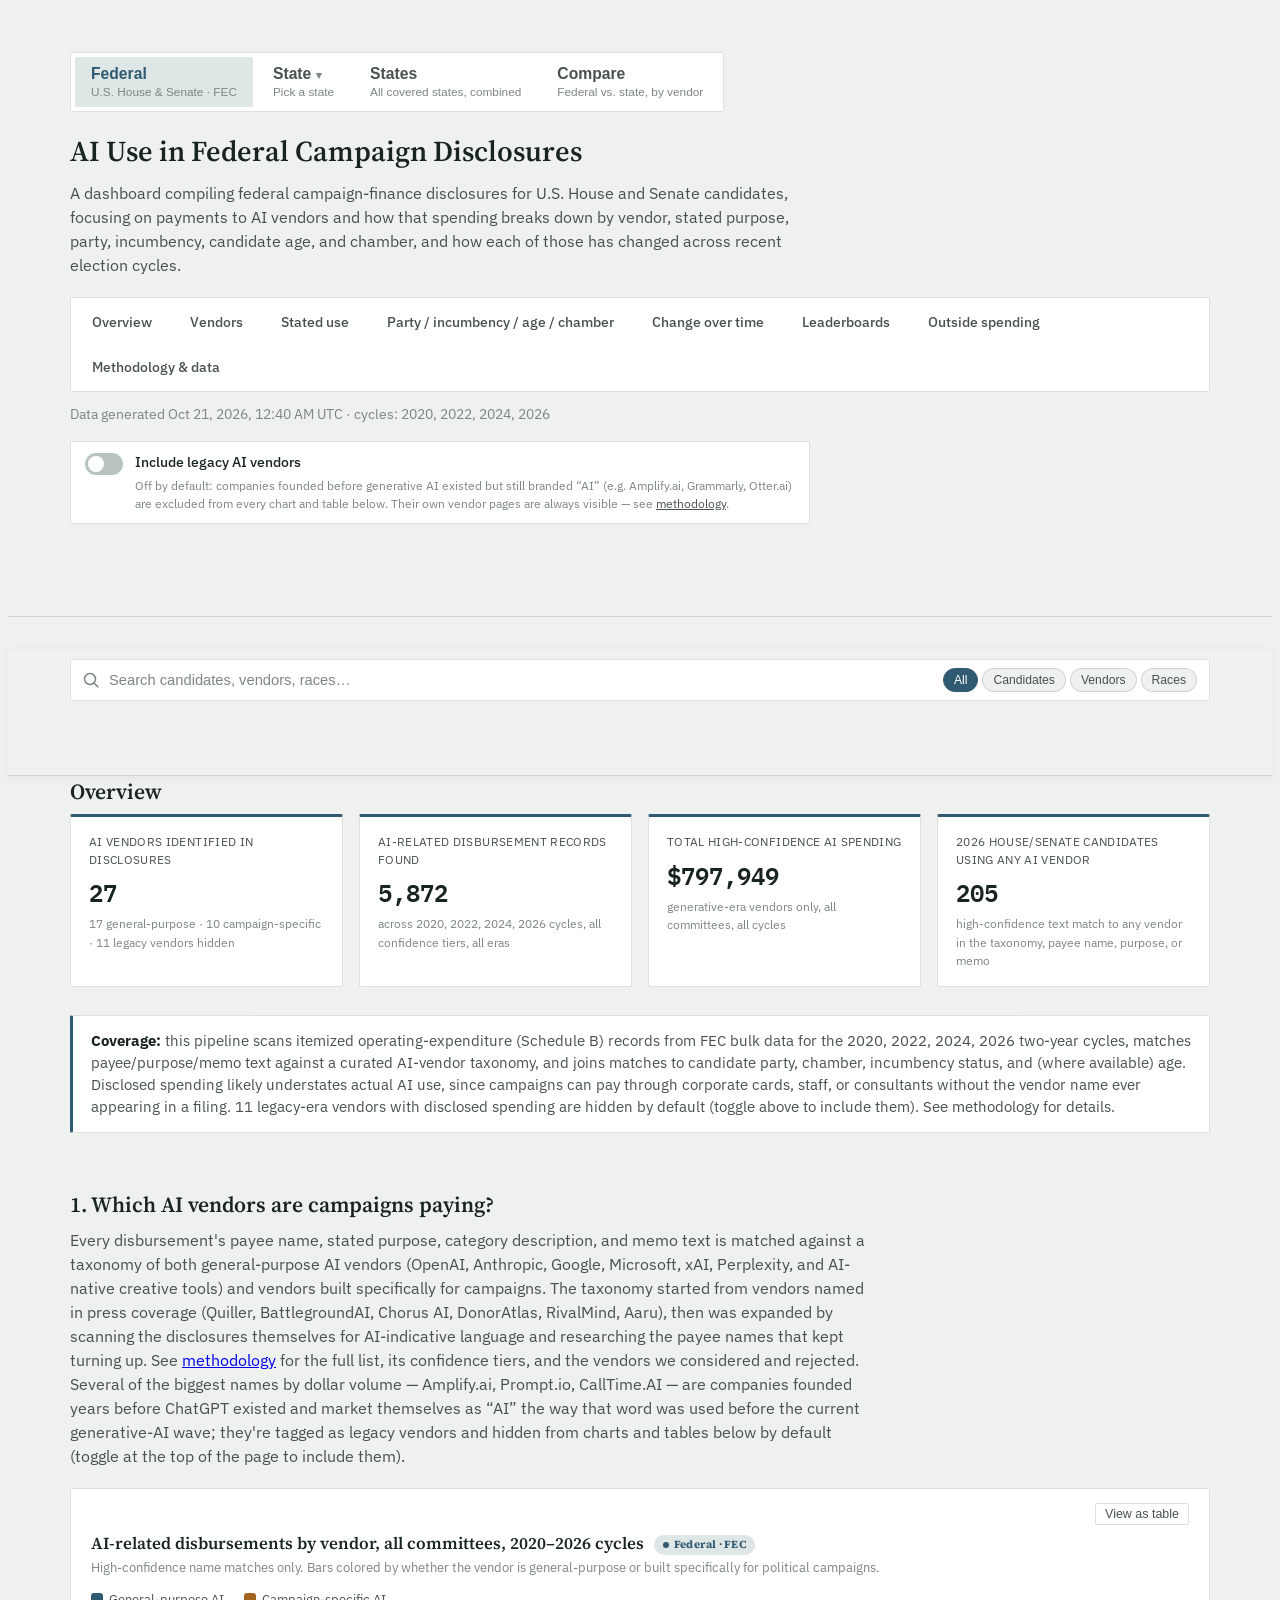
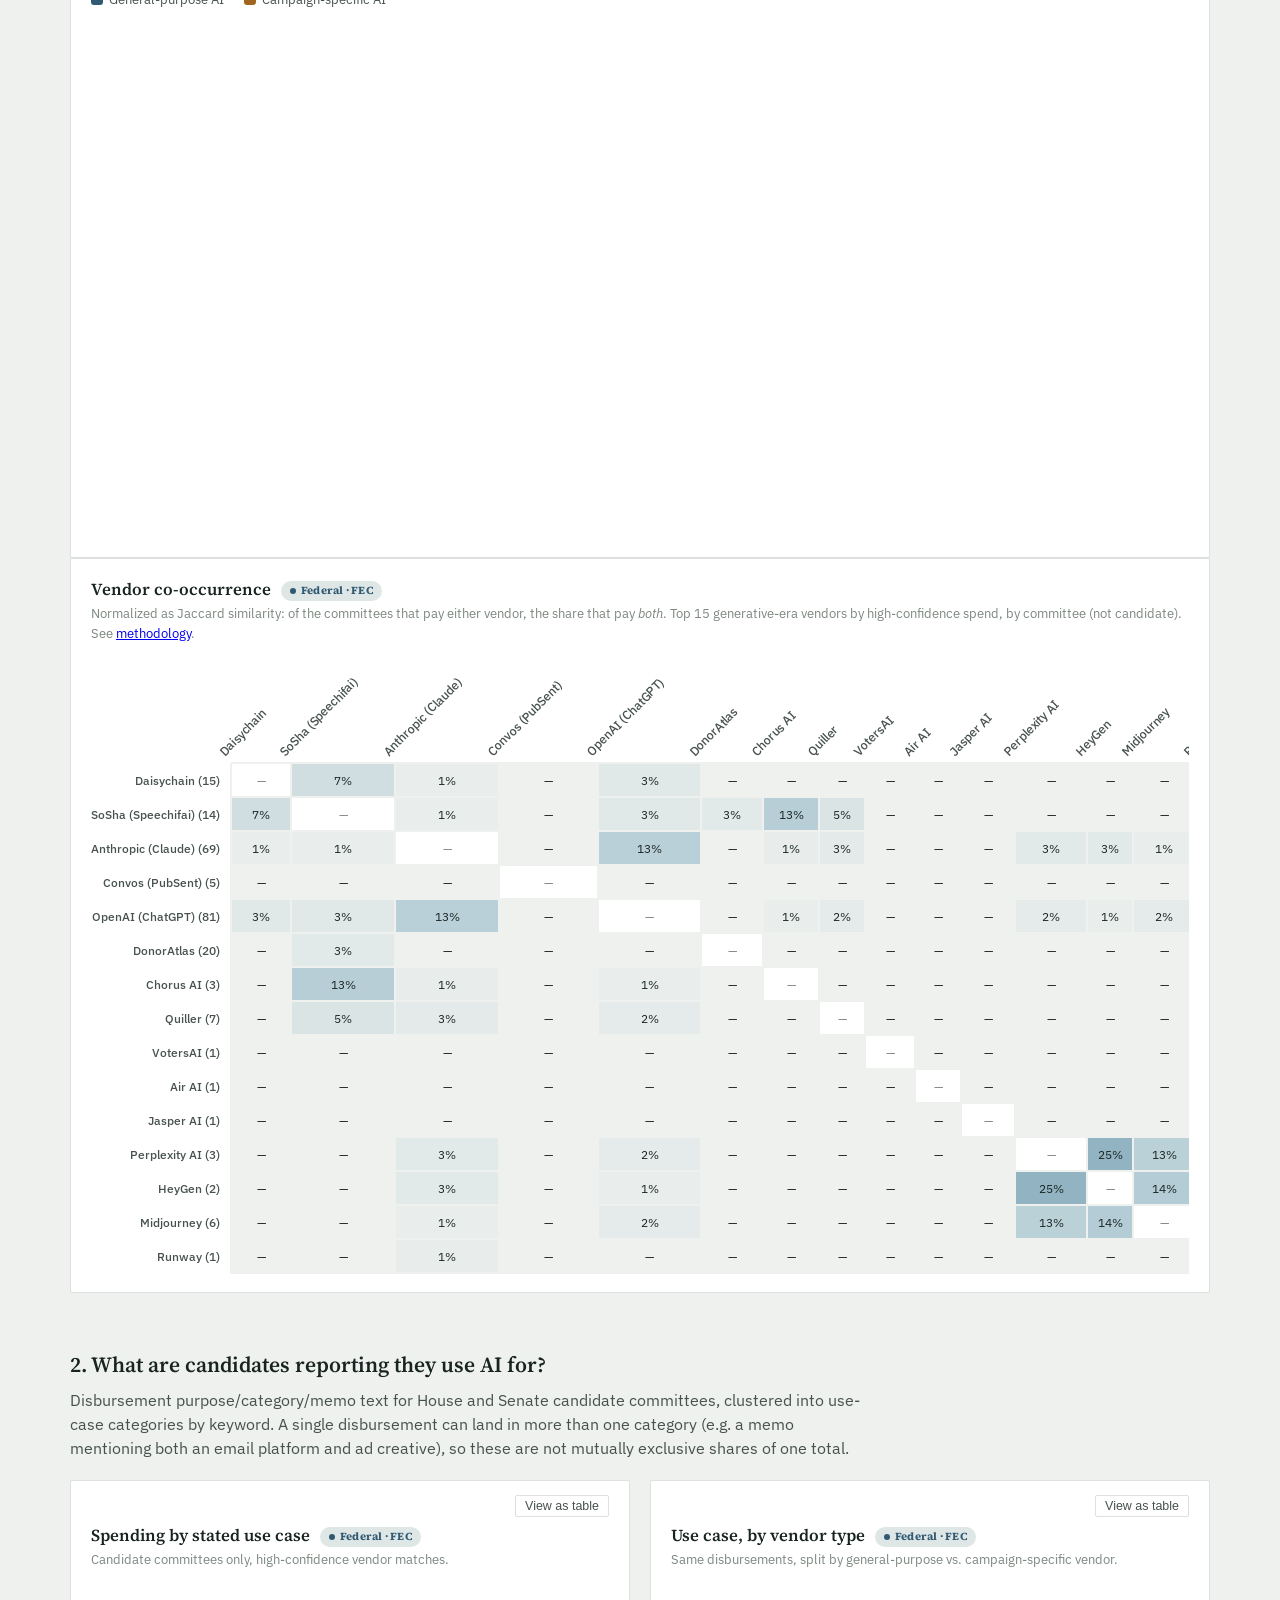
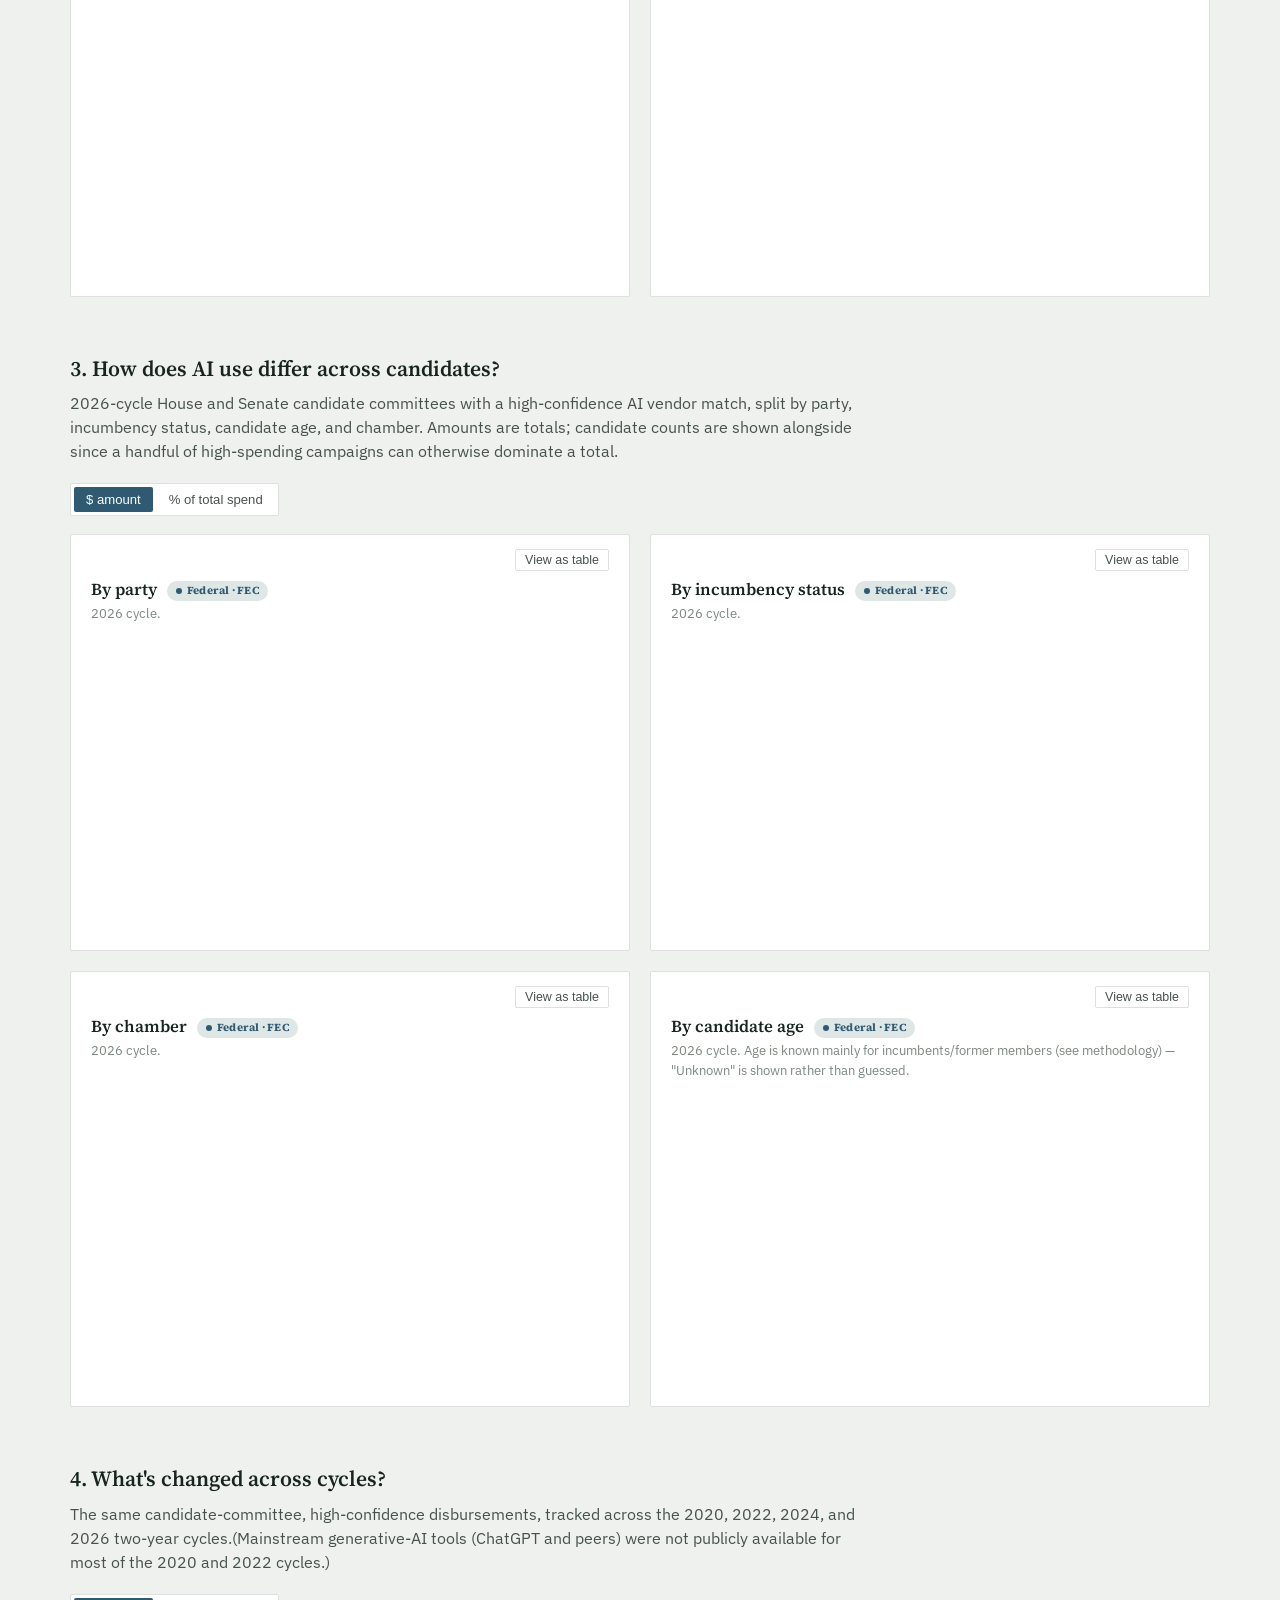
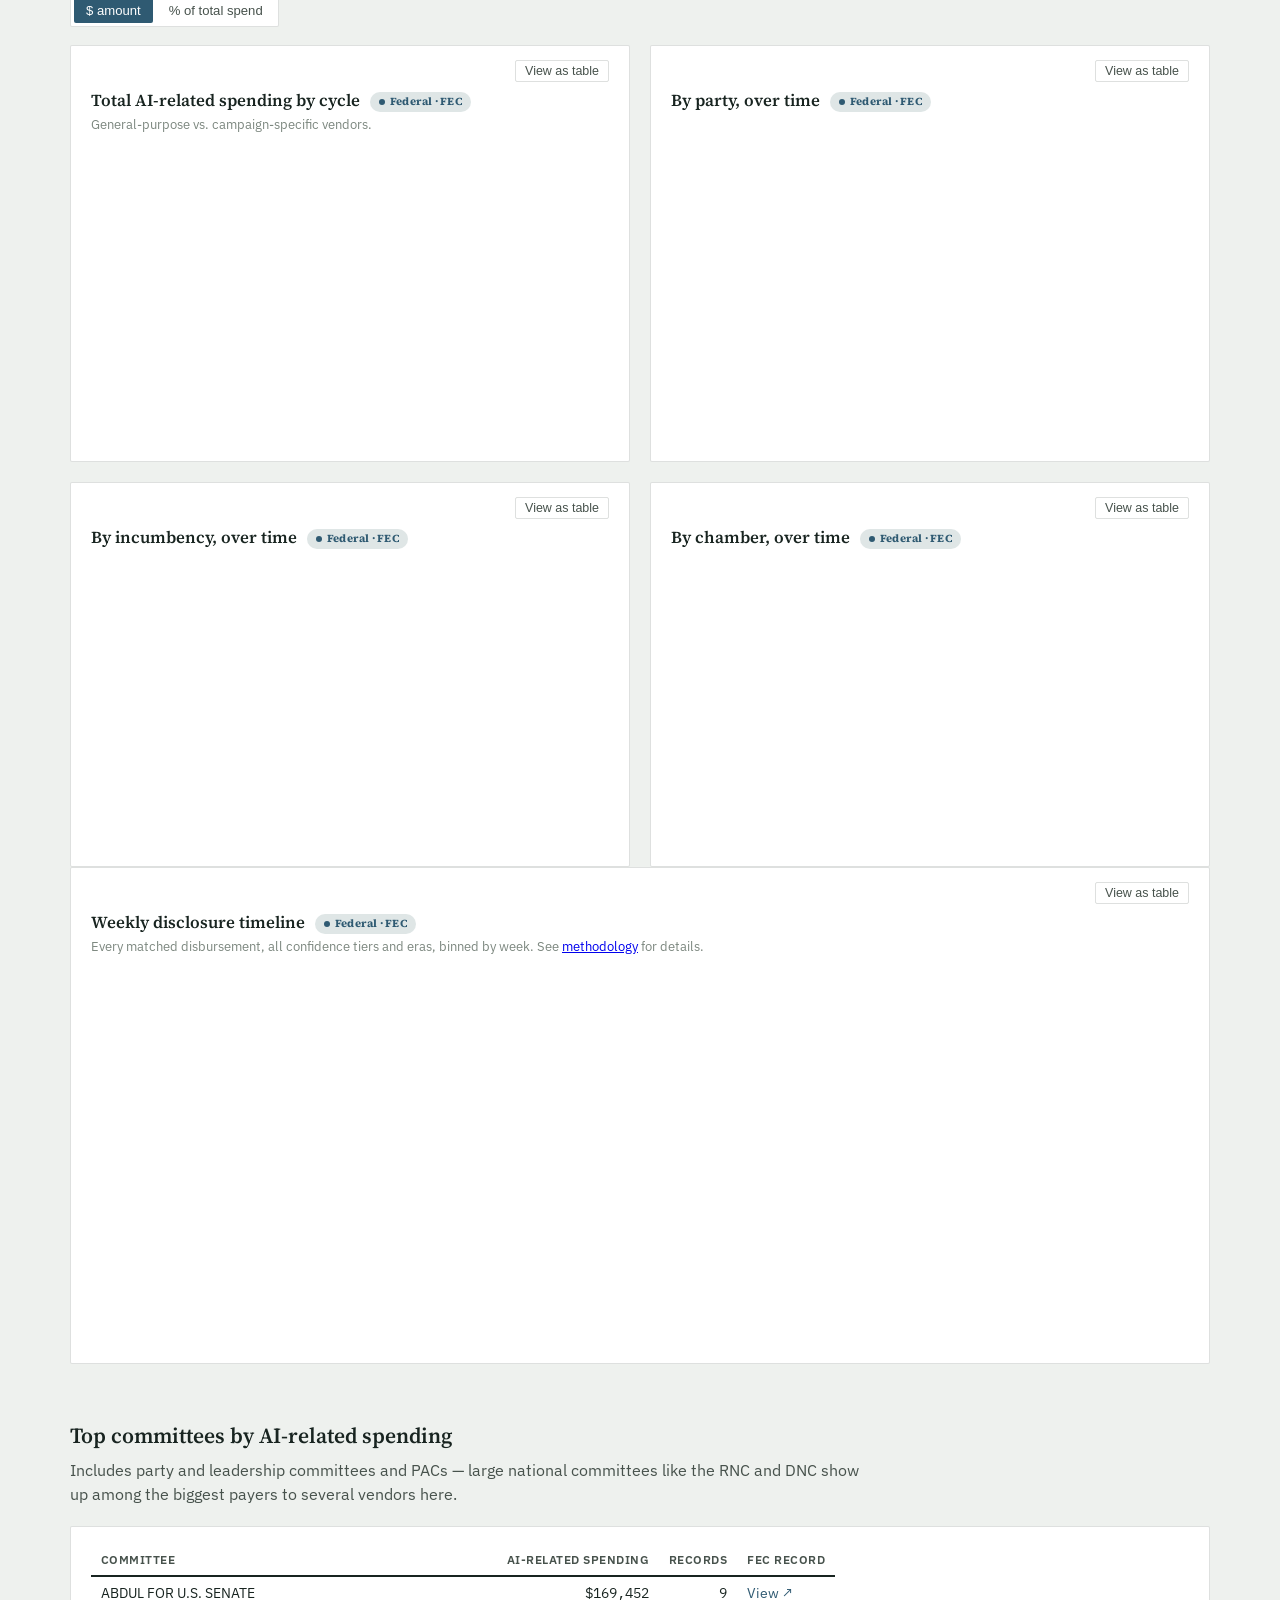
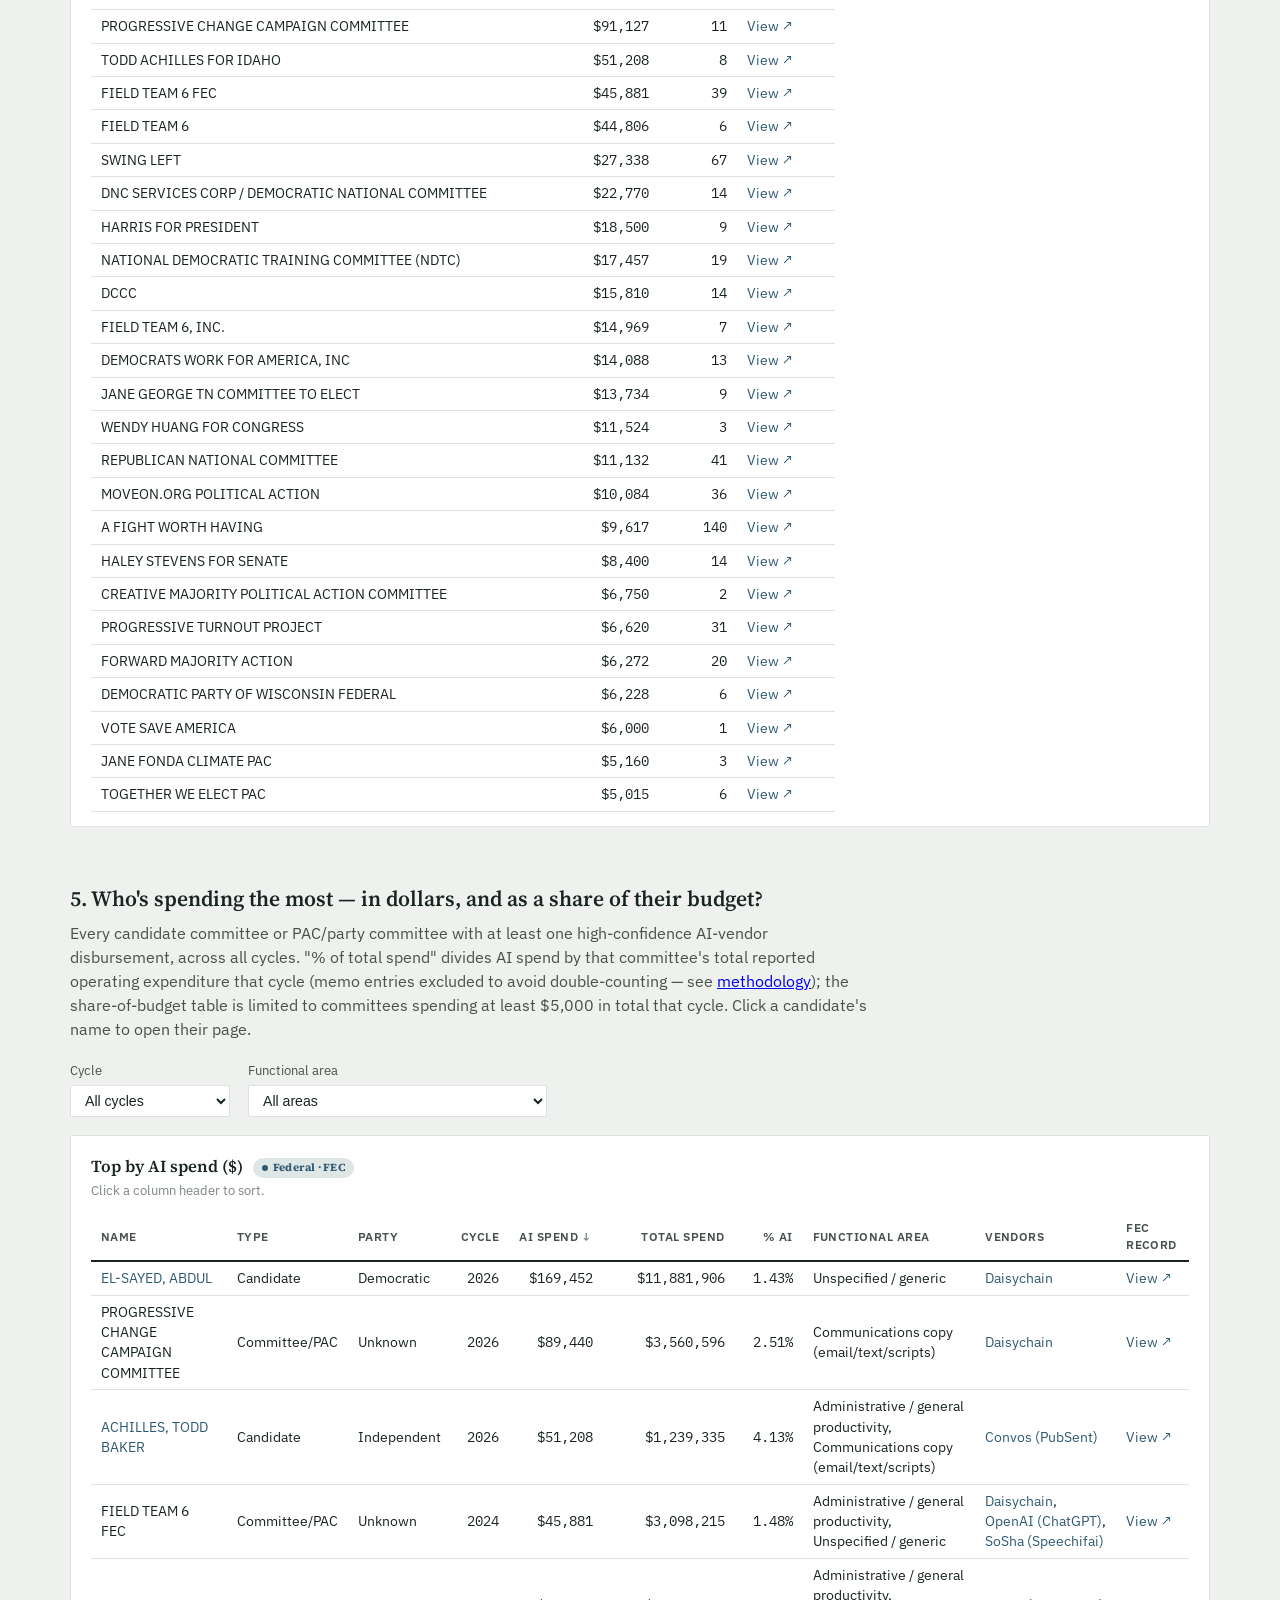
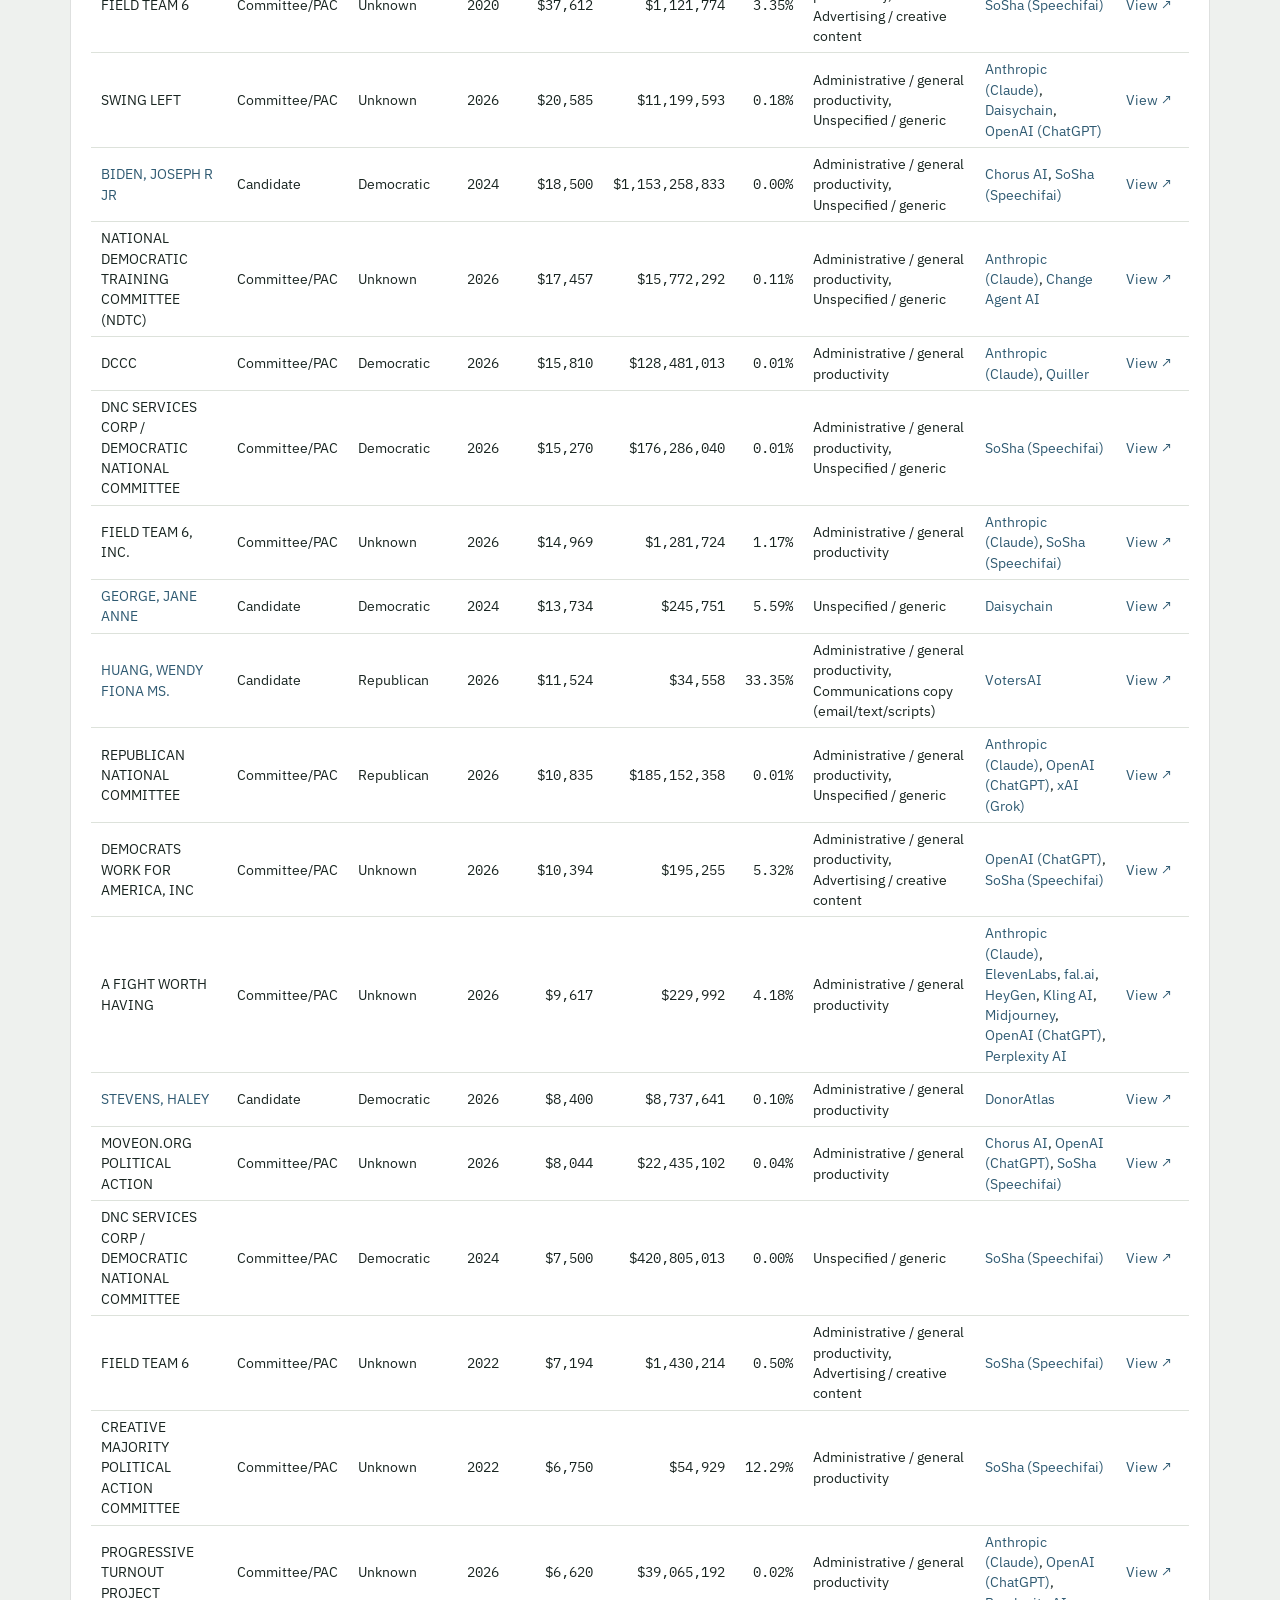
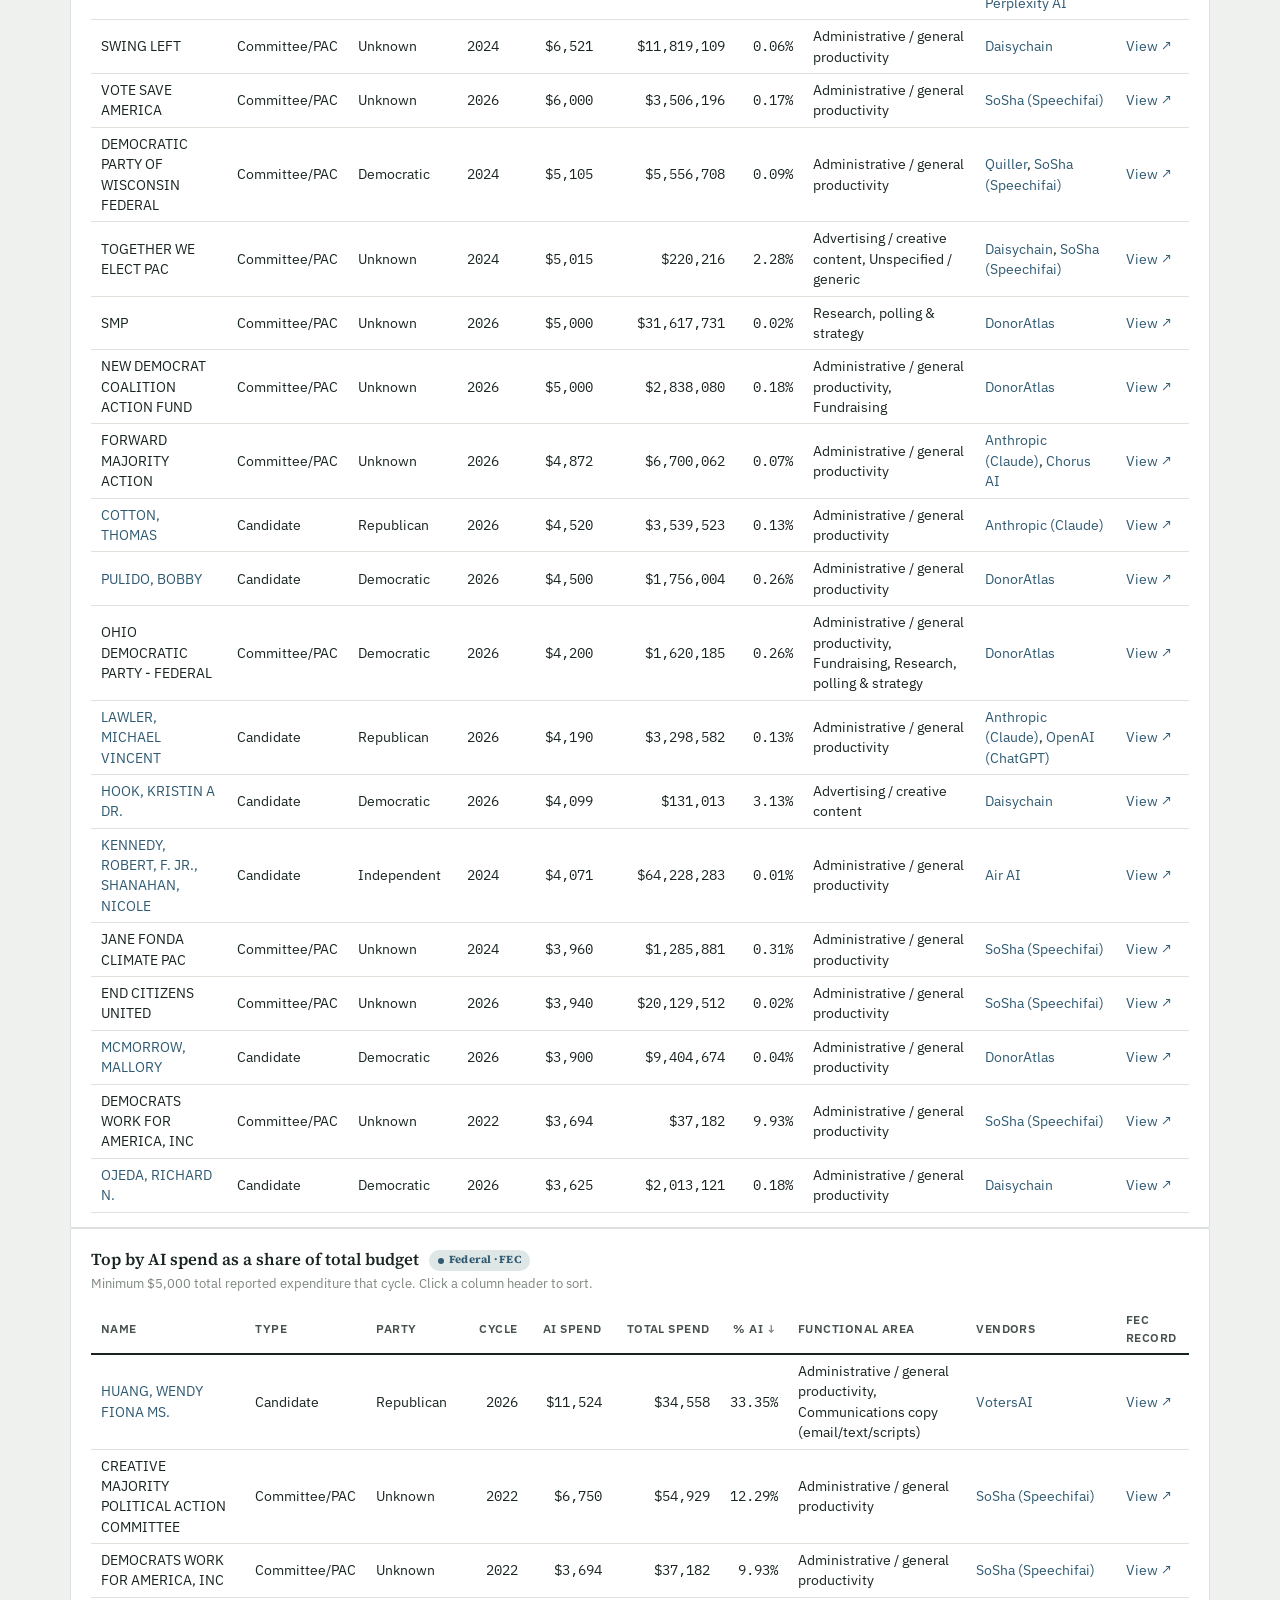
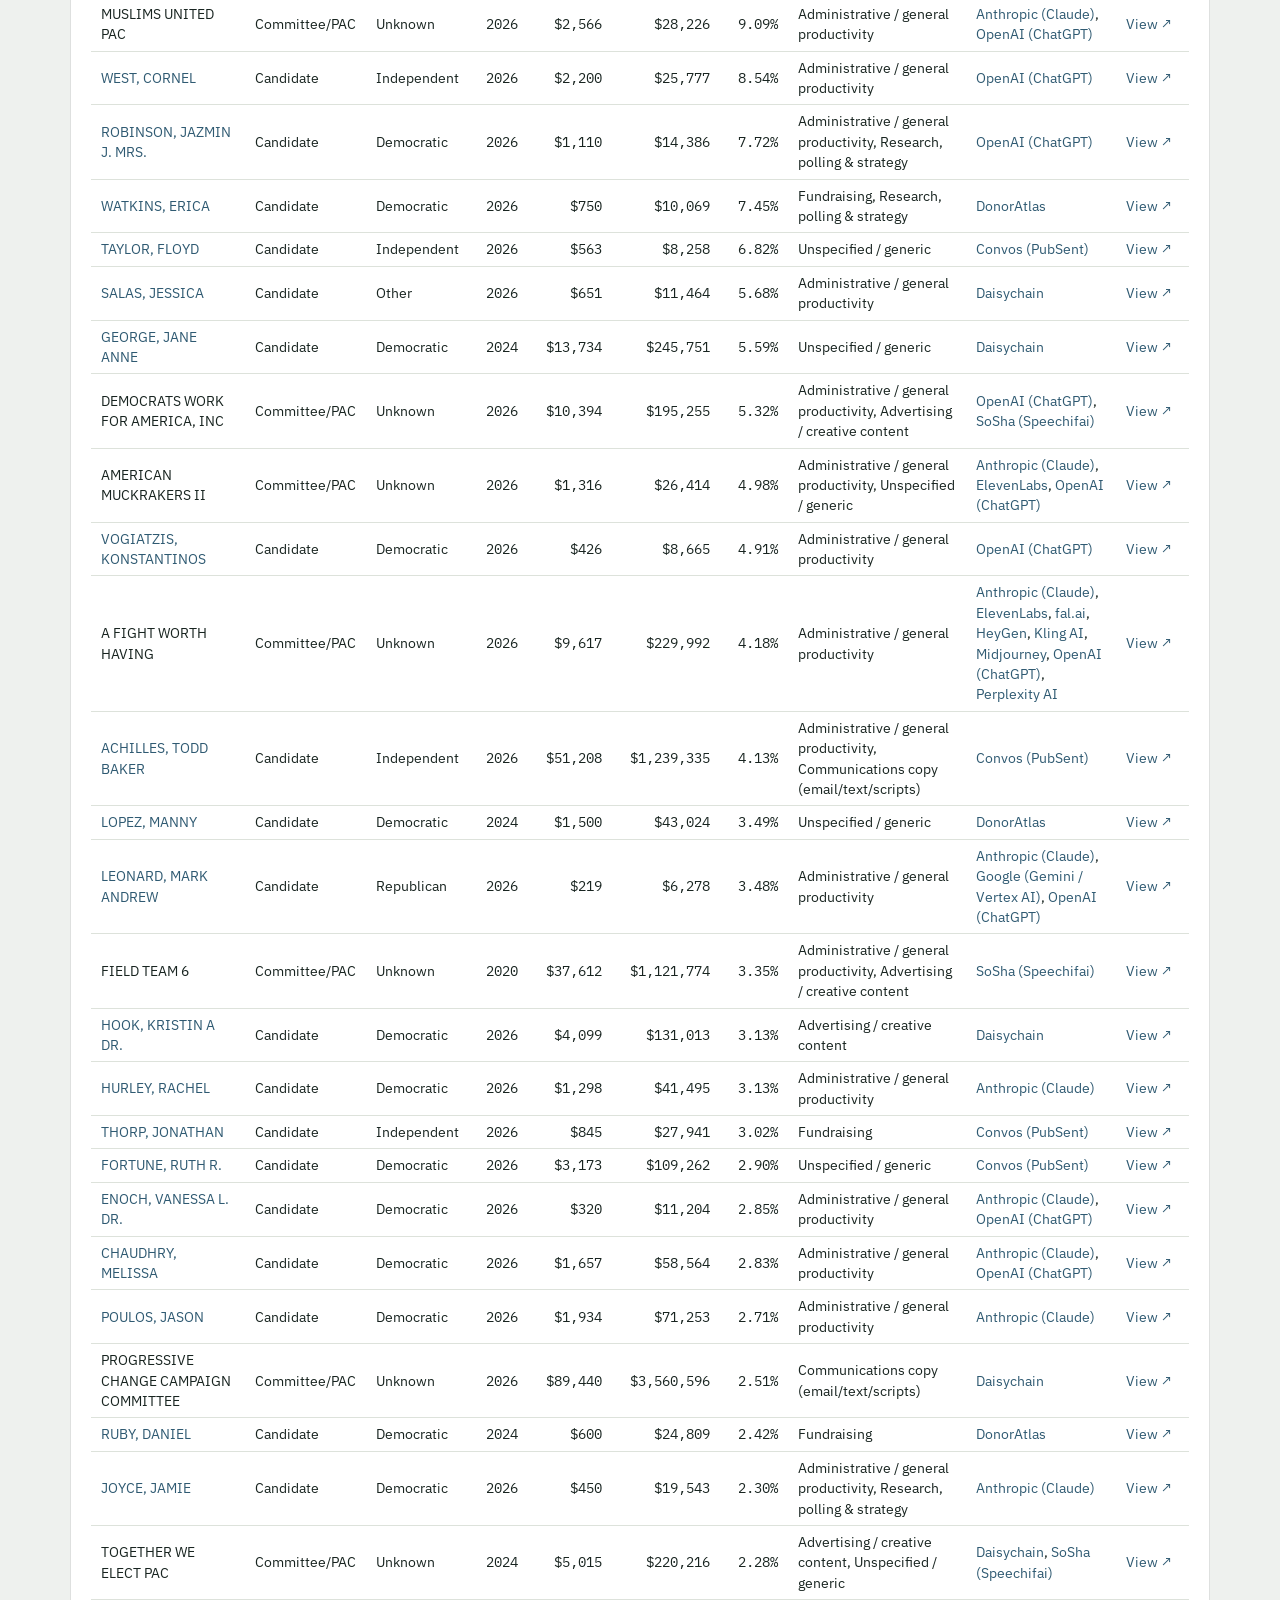
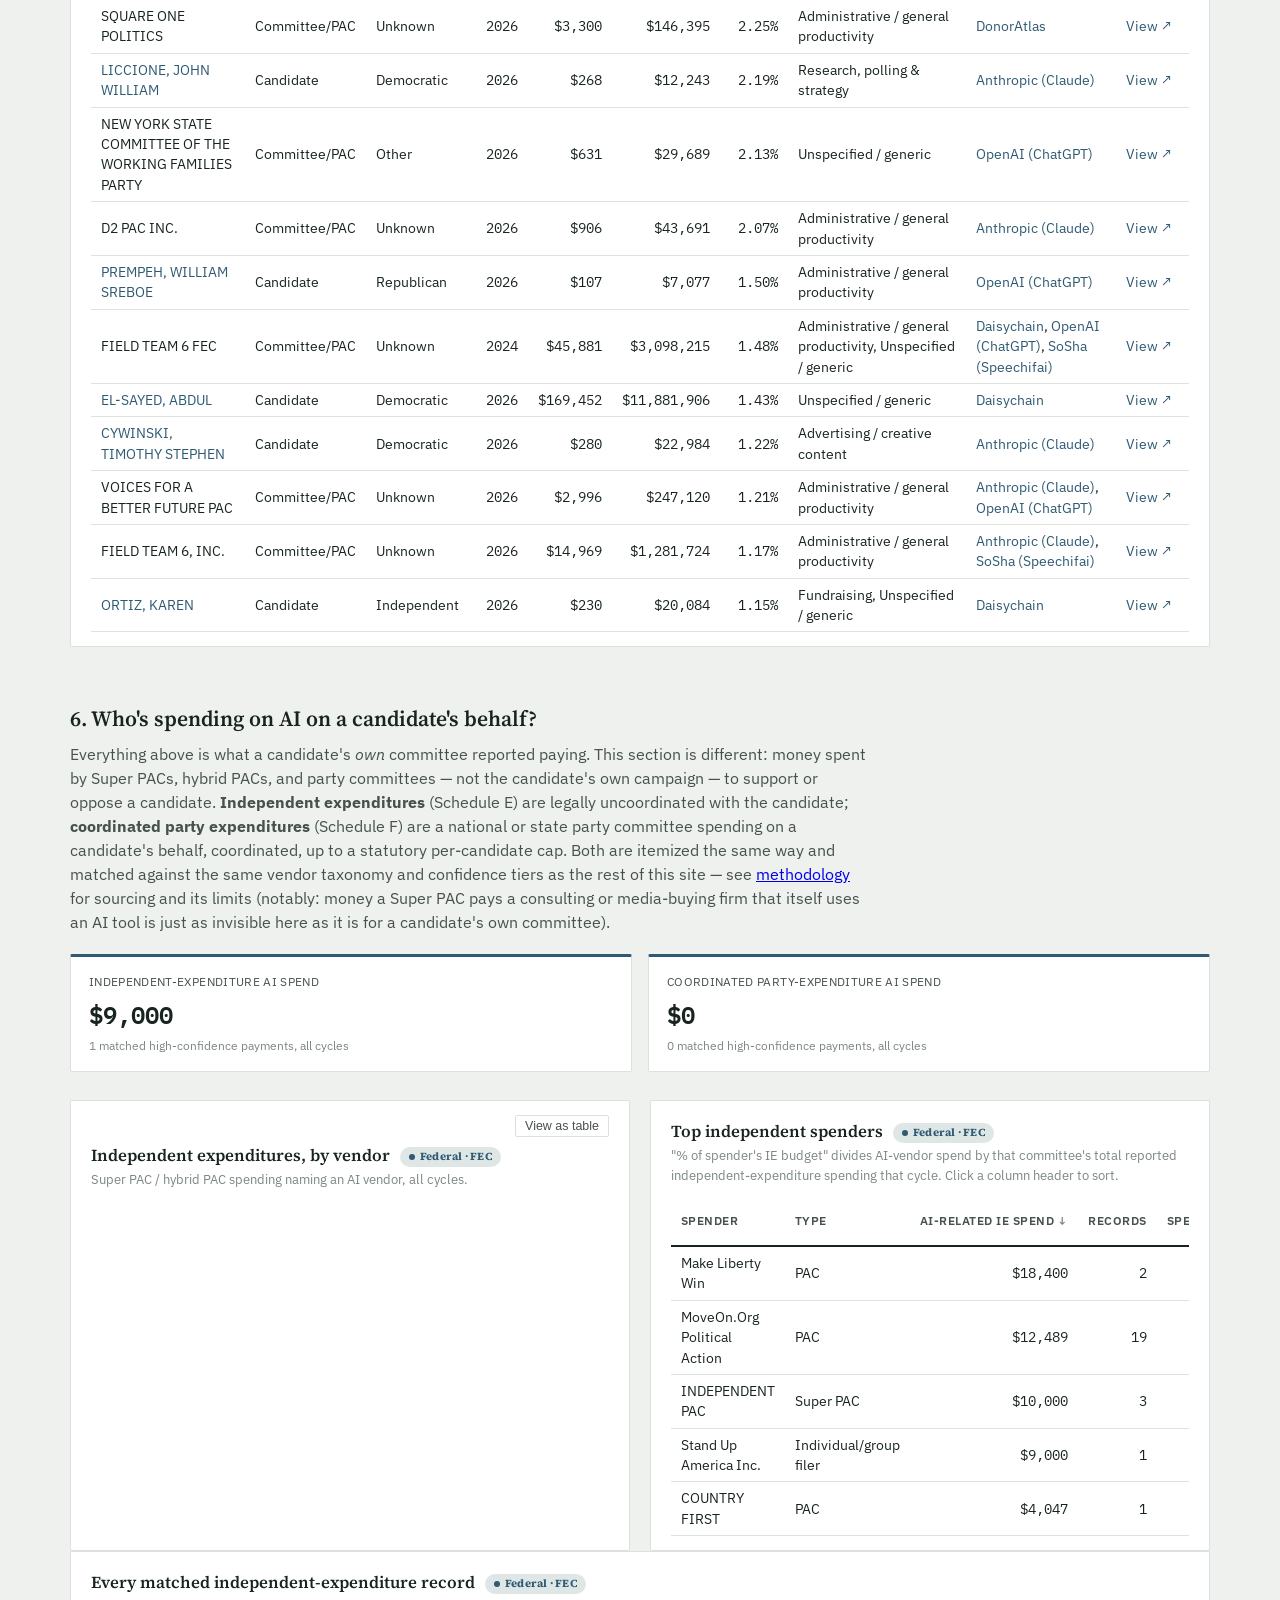
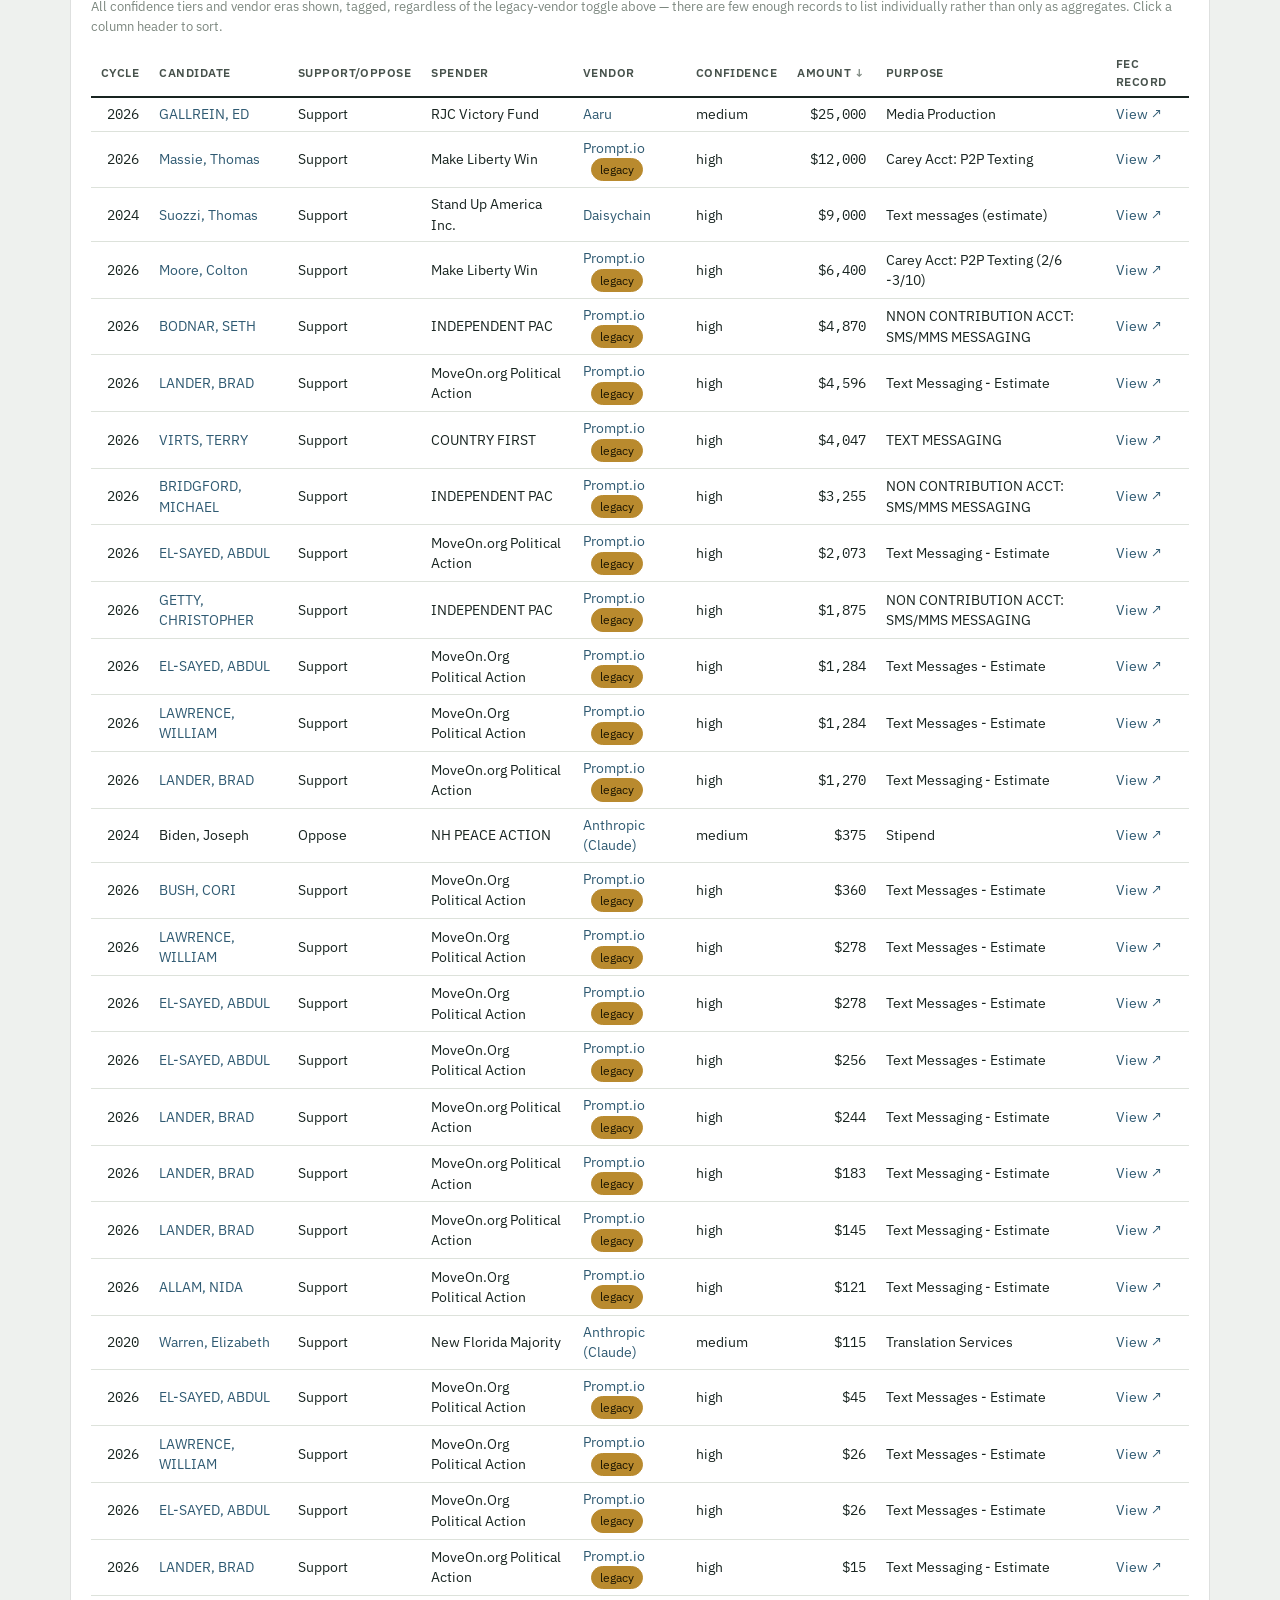
<file: docs/index.html>
<!doctype html>
<html lang="en">
<head>
<meta charset="utf-8">
<meta name="viewport" content="width=device-width, initial-scale=1">
<title>AI Use in Federal Campaign Disclosures</title>
<link rel="preconnect" href="https://fonts.googleapis.com">
<link rel="preconnect" href="https://fonts.gstatic.com" crossorigin>
<link rel="stylesheet" href="https://fonts.googleapis.com/css2?family=Source+Serif+4:opsz,wght@8..60,500;8..60,600;8..60,700&family=IBM+Plex+Sans:wght@400;500;600&family=IBM+Plex+Mono:wght@400;500;600&display=swap">
<link rel="stylesheet" href="css/style.css">
</head>
<body data-active-dataset="federal">

<header class="site">
  <div class="wrap">
    <div class="dataset-tabs" id="dataset-tabs" role="tablist" aria-label="Choose dataset">
      <button type="button" class="dataset-tab is-active" data-dataset="federal" role="tab" aria-selected="true" aria-controls="main-view detail-view">
        <span class="dataset-tab-title">Federal</span>
        <span class="dataset-tab-sub">U.S. House &amp; Senate &middot; FEC</span>
      </button>
      <div class="dataset-tab-dropdown" id="state-dropdown">
        <button type="button" class="dataset-tab dataset-tab-dropdown-trigger" id="state-dropdown-trigger" aria-haspopup="true" aria-expanded="false" aria-controls="state-dropdown-menu">
          <span class="dataset-tab-title"><span id="state-dropdown-trigger-label">State</span> <span class="dropdown-caret" aria-hidden="true">&#9662;</span></span>
          <span class="dataset-tab-sub" id="state-dropdown-trigger-sub">Pick a state</span>
        </button>
        <div class="dataset-tab-dropdown-menu" id="state-dropdown-menu" role="menu" aria-label="Choose a state" hidden>
          <button type="button" class="dataset-tab" data-dataset="ma" role="menuitem" aria-controls="state-view" style="--accent:var(--ma-accent);--accent-soft:var(--ma-accent-soft)">
            <span class="dataset-tab-title">Massachusetts</span>
            <span class="dataset-tab-sub">State races &middot; OCPF</span>
          </button>
          <button type="button" class="dataset-tab" data-dataset="wa" role="menuitem" aria-controls="state-view" style="--accent:var(--wa-accent);--accent-soft:var(--wa-accent-soft)">
            <span class="dataset-tab-title">Washington</span>
            <span class="dataset-tab-sub">State races &middot; PDC</span>
          </button>
          <button type="button" class="dataset-tab" data-dataset="co" role="menuitem" aria-controls="state-view" style="--accent:var(--co-accent);--accent-soft:var(--co-accent-soft)">
            <span class="dataset-tab-title">Colorado</span>
            <span class="dataset-tab-sub">State races &middot; TRACER</span>
          </button>
          <button type="button" class="dataset-tab" data-dataset="ca" role="menuitem" aria-controls="state-view" style="--accent:var(--ca-accent);--accent-soft:var(--ca-accent-soft)">
            <span class="dataset-tab-title">California</span>
            <span class="dataset-tab-sub">State races &middot; CAL-ACCESS</span>
          </button>
        </div>
      </div>
      <button type="button" class="dataset-tab" data-dataset="states" role="tab" aria-selected="false" aria-controls="states-view" style="--accent:var(--states-accent);--accent-soft:var(--states-accent-soft)">
        <span class="dataset-tab-title">States</span>
        <span class="dataset-tab-sub">All covered states, combined</span>
      </button>
      <button type="button" class="dataset-tab" data-dataset="compare" role="tab" aria-selected="false" aria-controls="compare-view" style="--accent:var(--compare-accent);--accent-soft:var(--compare-accent-soft)">
        <span class="dataset-tab-title">Compare</span>
        <span class="dataset-tab-sub">Federal vs. state, by vendor</span>
      </button>
    </div>
    <h1 id="page-h1">AI Use in Federal Campaign Disclosures</h1>
    <p class="subtitle" id="page-subtitle-1">A dashboard compiling federal campaign-finance disclosures for U.S. House and Senate candidates, focusing on payments to AI vendors and how that spending breaks down by vendor, stated purpose, party, incumbency, candidate age, and chamber, and how each of those has changed across recent election cycles.</p>
    <nav class="toc" id="page-toc">
      <a href="#overview">Overview</a>
      <a href="#vendors">Vendors</a>
      <a href="#usecases">Stated use</a>
      <a href="#breakdowns">Party / incumbency / age / chamber</a>
      <a href="#trends">Change over time</a>
      <a href="#leaderboards">Leaderboards</a>
      <a href="#outside-spending">Outside spending</a>
      <a href="#methodology">Methodology &amp; data</a>
    </nav>
    <div class="meta-line" id="meta-line">Loading dataset&hellip;</div>
    <div class="legacy-toggle-bar" id="legacy-toggle-bar">
      <label class="toggle-switch">
        <input type="checkbox" id="legacy-toggle-input">
        <span class="toggle-slider" aria-hidden="true"></span>
      </label>
      <label for="legacy-toggle-input" class="legacy-toggle-label">
        Include legacy AI vendors
        <span class="legacy-toggle-sub">Off by default: companies founded before generative AI existed but still branded &ldquo;AI&rdquo; (e.g. Amplify.ai, Grammarly, Otter.ai) are excluded from every chart and table below. Their own vendor pages are always visible &mdash; see <a href="#methodology">methodology</a>.</span>
      </label>
    </div>
  </div>
</header>

<div class="search-bar-wrap" id="search-bar-wrap">
  <div class="wrap">
    <div class="search-bar">
      <svg class="search-icon" width="16" height="16" viewBox="0 0 16 16" fill="none" aria-hidden="true"><circle cx="7" cy="7" r="5.5" stroke="currentColor" stroke-width="1.5"/><path d="M11.5 11.5L15 15" stroke="currentColor" stroke-width="1.5" stroke-linecap="round"/></svg>
      <input type="search" id="global-search-input" class="search-input" placeholder="Search candidates, vendors, races&hellip;" autocomplete="off" aria-label="Search candidates, vendors, and races">
      <div class="search-filter-chips" id="search-filter-chips" role="group" aria-label="Filter search results by type">
        <button type="button" class="chip is-active" data-filter="all">All</button>
        <button type="button" class="chip" data-filter="candidate">Candidates</button>
        <button type="button" class="chip" data-filter="vendor">Vendors</button>
        <button type="button" class="chip" data-filter="race">Races</button>
      </div>
    </div>
    <div class="search-results" id="search-results" hidden></div>
  </div>
</div>

<main class="wrap">

  <div id="detail-view" hidden></div>

  <div id="main-view">

  <section id="overview" class="block">
    <h2>Overview</h2>
    <div class="stat-row" id="stat-row"></div>
    <div class="callout" id="coverage-callout"></div>
  </section>

  <section id="vendors" class="block">
    <h2>1. Which AI vendors are campaigns paying?</h2>
    <p class="lede">Every disbursement's payee name, stated purpose, category description, and memo text is matched against a taxonomy of both general-purpose AI vendors (OpenAI, Anthropic, Google, Microsoft, xAI, Perplexity, and AI-native creative tools) and vendors built specifically for campaigns. The taxonomy started from vendors named in press coverage (Quiller, BattlegroundAI, Chorus AI, DonorAtlas, RivalMind, Aaru), then was expanded by scanning the disclosures themselves for AI-indicative language and researching the payee names that kept turning up. See <a href="#methodology">methodology</a> for the full list, its confidence tiers, and the vendors we considered and rejected. Several of the biggest names by dollar volume &mdash; Amplify.ai, Prompt.io, CallTime.AI &mdash; are companies founded years before ChatGPT existed and market themselves as &ldquo;AI&rdquo; the way that word was used before the current generative-AI wave; they're tagged as legacy vendors and hidden from charts and tables below by default (toggle at the top of the page to include them).</p>
    <div class="card-grid single">
      <div class="card">
        <div class="card-toolbar"><button class="btn-table-toggle" data-toggle="vendors">View as table</button></div>
        <h3>AI-related disbursements by vendor, all committees, 2020&ndash;2026 cycles</h3>
        <p class="note">High-confidence name matches only. Bars colored by whether the vendor is general-purpose or built specifically for political campaigns.</p>
        <div class="chart-holder tall" data-panel="vendors"><canvas id="chart-vendors"></canvas></div>
        <div class="table-holder" data-panel="vendors" hidden></div>
      </div>
    </div>
    <div class="card-grid single">
      <div class="card">
        <h3>Vendor co-occurrence</h3>
        <p class="note">Normalized as Jaccard similarity: of the committees that pay either vendor, the share that pay <em>both</em>. Top 15 generative-era vendors by high-confidence spend, by committee (not candidate). See <a href="#methodology">methodology</a>.</p>
        <div id="vendor-matrix-holder"></div>
      </div>
    </div>
  </section>

  <section id="usecases" class="block">
    <h2>2. What are candidates reporting they use AI for?</h2>
    <p class="lede">Disbursement purpose/category/memo text for House and Senate candidate committees, clustered into use-case categories by keyword. A single disbursement can land in more than one category (e.g. a memo mentioning both an email platform and ad creative), so these are not mutually exclusive shares of one total.</p>
    <div class="card-grid">
      <div class="card">
        <div class="card-toolbar"><button class="btn-table-toggle" data-toggle="usecases">View as table</button></div>
        <h3>Spending by stated use case</h3>
        <p class="note">Candidate committees only, high-confidence vendor matches.</p>
        <div class="chart-holder" data-panel="usecases"><canvas id="chart-usecases"></canvas></div>
        <div class="table-holder" data-panel="usecases" hidden></div>
      </div>
      <div class="card">
        <div class="card-toolbar"><button class="btn-table-toggle" data-toggle="usecases-group">View as table</button></div>
        <h3>Use case, by vendor type</h3>
        <p class="note">Same disbursements, split by general-purpose vs. campaign-specific vendor.</p>
        <div class="chart-holder" data-panel="usecases-group"><canvas id="chart-usecases-group"></canvas></div>
        <div class="table-holder" data-panel="usecases-group" hidden></div>
      </div>
    </div>
  </section>

  <section id="breakdowns" class="block">
    <h2>3. How does AI use differ across candidates?</h2>
    <p class="lede">2026-cycle House and Senate candidate committees with a high-confidence AI vendor match, split by party, incumbency status, candidate age, and chamber. Amounts are totals; candidate counts are shown alongside since a handful of high-spending campaigns can otherwise dominate a total.</p>
    <div class="view-toggle" data-toggle-group="breakdowns">
      <button class="btn-view-mode is-active" data-mode="dollar">$ amount</button>
      <button class="btn-view-mode" data-mode="pct">% of total spend</button>
    </div>
    <div class="card-grid">
      <div class="card">
        <div class="card-toolbar"><button class="btn-table-toggle" data-toggle="party">View as table</button></div>
        <h3>By party</h3>
        <p class="note">2026 cycle.</p>
        <div class="chart-holder" data-panel="party"><canvas id="chart-party"></canvas></div>
        <div class="table-holder" data-panel="party" hidden></div>
      </div>
      <div class="card">
        <div class="card-toolbar"><button class="btn-table-toggle" data-toggle="incumbency">View as table</button></div>
        <h3>By incumbency status</h3>
        <p class="note">2026 cycle.</p>
        <div class="chart-holder" data-panel="incumbency"><canvas id="chart-incumbency"></canvas></div>
        <div class="table-holder" data-panel="incumbency" hidden></div>
      </div>
      <div class="card">
        <div class="card-toolbar"><button class="btn-table-toggle" data-toggle="chamber">View as table</button></div>
        <h3>By chamber</h3>
        <p class="note">2026 cycle.</p>
        <div class="chart-holder" data-panel="chamber"><canvas id="chart-chamber"></canvas></div>
        <div class="table-holder" data-panel="chamber" hidden></div>
      </div>
      <div class="card">
        <div class="card-toolbar"><button class="btn-table-toggle" data-toggle="age">View as table</button></div>
        <h3>By candidate age</h3>
        <p class="note">2026 cycle. Age is known mainly for incumbents/former members (see methodology) &mdash; "Unknown" is shown rather than guessed.</p>
        <div class="chart-holder" data-panel="age"><canvas id="chart-age"></canvas></div>
        <div class="table-holder" data-panel="age" hidden></div>
      </div>
    </div>
  </section>

  <section id="trends" class="block">
    <h2>4. What's changed across cycles?</h2>
    <p class="lede">The same candidate-committee, high-confidence disbursements, tracked across the 2020, 2022, 2024, and 2026 two-year cycles.(Mainstream generative-AI tools (ChatGPT and peers) were not publicly available for most of the 2020 and 2022 cycles.)</p>
    <div class="view-toggle" data-toggle-group="trends">
      <button class="btn-view-mode is-active" data-mode="dollar">$ amount</button>
      <button class="btn-view-mode" data-mode="pct">% of total spend</button>
    </div>
    <div class="card-grid">
      <div class="card">
        <div class="card-toolbar"><button class="btn-table-toggle" data-toggle="trend-overall">View as table</button></div>
        <h3>Total AI-related spending by cycle</h3>
        <p class="note">General-purpose vs. campaign-specific vendors.</p>
        <div class="chart-holder" data-panel="trend-overall"><canvas id="chart-trend-overall"></canvas></div>
        <div class="table-holder" data-panel="trend-overall" hidden></div>
      </div>
      <div class="card">
        <div class="card-toolbar"><button class="btn-table-toggle" data-toggle="trend-party">View as table</button></div>
        <h3>By party, over time</h3>
        <div class="chart-holder" data-panel="trend-party"><canvas id="chart-trend-party"></canvas></div>
        <div class="table-holder" data-panel="trend-party" hidden></div>
      </div>
      <div class="card">
        <div class="card-toolbar"><button class="btn-table-toggle" data-toggle="trend-incumbency">View as table</button></div>
        <h3>By incumbency, over time</h3>
        <div class="chart-holder" data-panel="trend-incumbency"><canvas id="chart-trend-incumbency"></canvas></div>
        <div class="table-holder" data-panel="trend-incumbency" hidden></div>
      </div>
      <div class="card">
        <div class="card-toolbar"><button class="btn-table-toggle" data-toggle="trend-chamber">View as table</button></div>
        <h3>By chamber, over time</h3>
        <div class="chart-holder" data-panel="trend-chamber"><canvas id="chart-trend-chamber"></canvas></div>
        <div class="table-holder" data-panel="trend-chamber" hidden></div>
      </div>
    </div>
    <div class="card-grid single">
      <div class="card">
        <div class="card-toolbar"><button class="btn-table-toggle" data-toggle="trend-weekly">View as table</button></div>
        <h3>Weekly disclosure timeline</h3>
        <p class="note">Every matched disbursement, all confidence tiers and eras, binned by week. See <a href="#methodology">methodology</a> for details.</p>
        <div class="chart-holder tall" data-panel="trend-weekly"><canvas id="chart-trend-weekly"></canvas></div>
        <div class="table-holder" data-panel="trend-weekly" hidden></div>
      </div>
    </div>
  </section>

  <section id="top-committees" class="block">
    <h2>Top committees by AI-related spending</h2>
    <p class="lede">Includes party and leadership committees and PACs &mdash; large national committees like the RNC and DNC show up among the biggest payers to several vendors here.</p>
    <div class="card-grid single">
      <div class="card">
        <div id="table-top-committees"></div>
      </div>
    </div>
  </section>

  <section id="leaderboards" class="block">
    <h2>5. Who's spending the most &mdash; in dollars, and as a share of their budget?</h2>
    <p class="lede">Every candidate committee or PAC/party committee with at least one high-confidence AI-vendor disbursement, across all cycles. "% of total spend" divides AI spend by that committee's total reported operating expenditure that cycle (memo entries excluded to avoid double-counting &mdash; see <a href="#methodology">methodology</a>); the share-of-budget table is limited to committees spending at least $5,000 in total that cycle. Click a candidate's name to open their page.</p>
    <div class="filter-row" id="leaderboard-filters">
      <label>Cycle
        <select id="filter-cycle"><option value="all">All cycles</option></select>
      </label>
      <label>Functional area
        <select id="filter-category"><option value="all">All areas</option></select>
      </label>
    </div>
    <div class="card-grid single">
      <div class="card">
        <h3>Top by AI spend ($)</h3>
        <p class="note">Click a column header to sort.</p>
        <div id="table-leaderboard-dollar"></div>
      </div>
    </div>
    <div class="card-grid single">
      <div class="card">
        <h3>Top by AI spend as a share of total budget</h3>
        <p class="note">Minimum $5,000 total reported expenditure that cycle. Click a column header to sort.</p>
        <div id="table-leaderboard-pct"></div>
      </div>
    </div>
  </section>

  <section id="outside-spending" class="block">
    <h2>6. Who's spending on AI on a candidate's behalf?</h2>
    <p class="lede">Everything above is what a candidate's <em>own</em> committee reported paying. This section is different: money spent by Super PACs, hybrid PACs, and party committees &mdash; not the candidate's own campaign &mdash; to support or oppose a candidate. <strong>Independent expenditures</strong> (Schedule E) are legally uncoordinated with the candidate; <strong>coordinated party expenditures</strong> (Schedule F) are a national or state party committee spending on a candidate's behalf, coordinated, up to a statutory per-candidate cap. Both are itemized the same way and matched against the same vendor taxonomy and confidence tiers as the rest of this site &mdash; see <a href="#methodology">methodology</a> for sourcing and its limits (notably: money a Super PAC pays a consulting or media-buying firm that itself uses an AI tool is just as invisible here as it is for a candidate's own committee).</p>
    <div class="stat-row" id="outside-stat-row"></div>
    <div class="card-grid">
      <div class="card">
        <div class="card-toolbar"><button class="btn-table-toggle" data-toggle="ie-vendors">View as table</button></div>
        <h3>Independent expenditures, by vendor</h3>
        <p class="note">Super PAC / hybrid PAC spending naming an AI vendor, all cycles.</p>
        <div class="chart-holder" data-panel="ie-vendors"><canvas id="chart-ie-vendors"></canvas></div>
        <div class="table-holder" data-panel="ie-vendors" hidden></div>
      </div>
      <div class="card">
        <h3>Top independent spenders</h3>
        <p class="note">"% of spender's IE budget" divides AI-vendor spend by that committee's total reported independent-expenditure spending that cycle. Click a column header to sort.</p>
        <div id="table-ie-spenders"></div>
      </div>
    </div>
    <div class="card-grid single">
      <div class="card">
        <h3>Every matched independent-expenditure record</h3>
        <p class="note">All confidence tiers and vendor eras shown, tagged, regardless of the legacy-vendor toggle above &mdash; there are few enough records to list individually rather than only as aggregates. Click a column header to sort.</p>
        <div id="table-ie-records"></div>
      </div>
    </div>
    <div class="card-grid single">
      <div class="card">
        <h3>Coordinated party expenditures</h3>
        <p class="note">Every matched record, all confidence tiers and vendor eras &mdash; this schedule's own bulk source has no purpose field, so category labeling is thinner than elsewhere on this site (see methodology). Click a column header to sort.</p>
        <div id="table-pce-records"></div>
      </div>
    </div>
  </section>

  <section id="methodology" class="block">
    <h2>Methodology &amp; data provenance</h2>
    <p class="lede">This site is generated entirely from public federal disclosure data by an automated pipeline; there is no manual curation of the numbers themselves beyond the vendor/category taxonomy below.</p>
    <div class="card-grid">
      <div class="card">
        <h3>Data sources</h3>
        <ul class="notes" id="sources-list"></ul>
      </div>
      <div class="card">
        <h3>Notes &amp; limitations</h3>
        <ul class="notes" id="notes-list"></ul>
      </div>
    </div>
    <p class="lede">Full pipeline code, the vendor/category taxonomy (<code>pipeline/config/vendors.yaml</code>), and this site's source are in the <a href="https://github.com/nesanders/federal-campaign-disclosure-ai" target="_blank" rel="noopener">GitHub repository</a>.</p>
  </section>

  </div><!-- #main-view -->

  <div id="state-view" hidden></div>
  <div id="state-detail-view" hidden></div>

  <div id="states-view" hidden></div>
  <div id="states-detail-view" hidden></div>

  <div id="compare-view" hidden></div>

</main>

<footer class="site">
  <div class="wrap">
    <p id="footer-generated"></p>
    <p id="footer-source-federal">Source data: Federal Election Commission bulk downloads (fec.gov) and the unitedstates/congress-legislators project. This is an independent analysis and is not affiliated with the FEC or any campaign or vendor named here.</p>
    <p id="footer-source-state" hidden></p>
    <p id="footer-source-states" hidden>Source data: every state this site covers, combined &mdash; Massachusetts OCPF, Washington PDC, Colorado TRACER, and California CAL-ACCESS. This is an independent analysis and is not affiliated with any of those agencies or any campaign or vendor named here.</p>
    <p id="footer-source-compare" hidden>Source data: both of the above &mdash; Federal Election Commission bulk downloads (fec.gov) and Massachusetts Office of Campaign and Political Finance (ocpf.us). This is an independent analysis and is not affiliated with the FEC, OCPF, or any campaign or vendor named here.</p>
  </div>
</footer>

<script src="js/chart.umd.min.js"></script>
<script src="js/app.js"></script>
</body>
</html>
</file>
<file: docs/css/style.css>
:root {
  color-scheme: light;
  --surface-1:      #ffffff;
  --page-plane:     #eef1ee;
  --text-primary:   #182420;
  --text-secondary: #47524c;
  --text-muted:     #7c877f;
  --gridline:       #dde2db;
  --baseline:       #b7c3bc;
  --border:         rgba(24,36,32,0.14);

  --series-1: #2f5a72; /* ink blue */
  --series-2: #a1651f; /* ochre */
  --series-3: #3d7a6a; /* teal */
  --series-4: #b98a2e; /* gold */
  --series-5: #9c4a68; /* wine */
  --series-6: #3f6b3a; /* moss */
  --series-7: #5b4a8a; /* violet */
  --series-8: #a3402d; /* brick */

  --seq-250: #9dbdcb;
  --seq-350: #6f97a8;
  --seq-450: #2f5a72;
  --seq-550: #234456;
  --seq-650: #182f3a;

  --ma-accent:      #6b4a7d;
  --ma-accent-soft: #ece3ee;
  --wa-accent:      #2f6b78;
  --wa-accent-soft: #e2ebe9;
  --co-accent:      #96591c;
  --co-accent-soft: #f0e6d8;
  --ca-accent:      #8a3350;
  --ca-accent-soft: #f0e2e7;
  --states-accent:      #4a4570;
  --states-accent-soft: #e6e5ee;
  --fed-accent-soft: #dfe6e6;
  --compare-accent:      #3f6b3a;
  --compare-accent-soft: #e5ebe1;
}

@media (prefers-color-scheme: dark) {
  :root:not([data-theme="light"]) {
    color-scheme: dark;
    --surface-1:      #1c211d;
    --page-plane:     #141815;
    --text-primary:   #f2f1ea;
    --text-secondary: #c7cec8;
    --text-muted:     #8b968f;
    --gridline:       #2b322c;
    --baseline:       #3c453e;
    --border:         rgba(242,241,234,0.12);

    --series-1: #6f9db3;
    --series-2: #c98a4a;
    --series-3: #5fa08d;
    --series-4: #d4a94e;
    --series-5: #c1718c;
    --series-6: #6f9b64;
    --series-7: #8779b8;
    --series-8: #c96f5c;

    --ma-accent:      #a889ba;
    --ma-accent-soft: #2c2430;
    --wa-accent:      #6fa8b3;
    --wa-accent-soft: #1c2b2c;
    --co-accent:      #c98a4a;
    --co-accent-soft: #332a1c;
    --ca-accent:      #c17e97;
    --ca-accent-soft: #2f2126;
    --states-accent:      #8d87b3;
    --states-accent-soft: #26243a;
    --fed-accent-soft: #1c262b;
    --compare-accent:      #6f9b64;
    --compare-accent-soft: #212b1e;
  }
}
:root[data-theme="dark"] {
  color-scheme: dark;
  --surface-1:      #1c211d;
  --page-plane:     #141815;
  --text-primary:   #f2f1ea;
  --text-secondary: #c7cec8;
  --text-muted:     #8b968f;
  --gridline:       #2b322c;
  --baseline:       #3c453e;
  --border:         rgba(242,241,234,0.12);

  --series-1: #6f9db3;
  --series-2: #c98a4a;
  --series-3: #5fa08d;
  --series-4: #d4a94e;
  --series-5: #c1718c;
  --series-6: #6f9b64;
  --series-7: #8779b8;
  --series-8: #c96f5c;

  --ma-accent:      #a889ba;
  --ma-accent-soft: #2c2430;
  --wa-accent:      #6fa8b3;
  --wa-accent-soft: #1c2b2c;
  --co-accent:      #c98a4a;
  --co-accent-soft: #332a1c;
  --ca-accent:      #c17e97;
  --ca-accent-soft: #2f2126;
  --states-accent:      #8d87b3;
  --states-accent-soft: #26243a;
  --fed-accent-soft: #1c262b;
  --compare-accent:      #6f9b64;
  --compare-accent-soft: #212b1e;
}

* { box-sizing: border-box; }

body {
  background: var(--page-plane);
  color: var(--text-primary);
  font-family: "IBM Plex Sans", system-ui, -apple-system, "Segoe UI", sans-serif;
  line-height: 1.5;
}

.wrap { max-width: 1180px; margin: 0 auto; padding: 0 20px 64px; }

header.site {
  padding: 40px 20px 28px;
  border-bottom: 1px solid var(--border);
  margin-bottom: 32px;
}
header.site h1 { font-family: "Source Serif 4", Georgia, serif; font-weight: 600; font-size: 1.8rem; margin: 0 0 8px; }
header.site p.subtitle { color: var(--text-secondary); max-width: 74ch; margin: 0 0 4px; }
header.site .meta-line { color: var(--text-muted); font-size: 0.85rem; margin-top: 12px; }

nav.toc {
  display: flex; flex-wrap: wrap; gap: 8px;
  margin-top: 20px; padding: 6px; font-size: 0.86rem;
  background: var(--surface-1); border: 1px solid var(--border); border-radius: 2px;
}
nav.toc a {
  color: var(--text-secondary); text-decoration: none; font-weight: 500;
  padding: 7px 14px; border-radius: 2px; border: 1px solid transparent;
  transition: background 0.12s ease, color 0.12s ease, border-color 0.12s ease;
}
nav.toc a:hover { color: var(--text-primary); background: var(--page-plane); border-color: var(--border); }
nav.toc a:active { background: var(--series-1); color: #fff; }

section.block { margin-bottom: 56px; }
section.block > h2 { font-family: "Source Serif 4", Georgia, serif; font-weight: 600; font-size: 1.35rem; margin: 0 0 6px; }
section.block > p.lede { color: var(--text-secondary); max-width: 80ch; margin: 0 0 20px; }

.card-grid { display: grid; grid-template-columns: repeat(auto-fit, minmax(420px, 1fr)); gap: 20px; }
.card-grid.single { grid-template-columns: 1fr; }

.card {
  /* A grid item's automatic minimum width is its content's intrinsic
     size unless overridden -- without this, a wide table/matrix inside
     an overflow-x:auto wrapper expands the grid track (and the page)
     instead of scrolling internally. */
  min-width: 0;
  background: var(--surface-1);
  border: 1px solid var(--border);
  border-radius: 2px;
  padding: 18px 20px 14px;
}
.card h3 { font-family: "Source Serif 4", Georgia, serif; font-weight: 600; margin: 0 0 2px; font-size: 1.05rem; }
.card p.note { color: var(--text-muted); font-size: 0.82rem; margin: 0 0 12px; }
.card .chart-holder { position: relative; height: 300px; }
.card .chart-holder.tall { height: 380px; }

.card-toolbar { display: flex; justify-content: flex-end; margin: -4px 0 6px; }
.btn-table-toggle {
  font-size: 0.78rem; color: var(--text-secondary);
  background: transparent; border: 1px solid var(--border); border-radius: 2px;
  padding: 3px 9px; cursor: pointer;
}
.btn-table-toggle:hover { color: var(--text-primary); border-color: var(--baseline); }

table.data-table {
  width: 100%; border-collapse: collapse; font-size: 0.85rem;
  font-variant-numeric: tabular-nums;
}
table.data-table th, table.data-table td {
  text-align: left; padding: 6px 10px; border-bottom: 1px solid var(--gridline);
}
table.data-table th {
  color: var(--text-secondary); font-weight: 600;
  text-transform: uppercase; letter-spacing: 0.04em; font-size: 0.74rem;
  border-bottom: 2px solid var(--text-primary);
}
table.data-table td.num, table.data-table th.num { text-align: right; }
table.data-table td.num { font-family: "IBM Plex Mono", ui-monospace, monospace; }

.stat-row { display: grid; grid-template-columns: repeat(auto-fit, minmax(200px, 1fr)); gap: 16px; margin-bottom: 28px; }
.stat-tile {
  background: var(--surface-1); border: 1px solid var(--border); border-radius: 2px;
  border-top: 3px solid var(--series-1);
  padding: 16px 18px;
}
.stat-tile .label { color: var(--text-secondary); text-transform: uppercase; letter-spacing: 0.03em; font-size: 0.72rem; margin-bottom: 6px; }
.stat-tile .value { font-family: "IBM Plex Mono", ui-monospace, monospace; font-size: 1.5rem; font-weight: 600; }
.stat-tile .sub { color: var(--text-muted); font-size: 0.78rem; margin-top: 4px; }

.callout {
  background: var(--surface-1); border: 1px solid var(--border); border-left: 3px solid var(--series-1);
  border-radius: 2px; padding: 14px 18px; margin-bottom: 24px; font-size: 0.92rem; color: var(--text-secondary);
}
.callout strong { color: var(--text-primary); }

ul.notes { color: var(--text-secondary); font-size: 0.88rem; padding-left: 20px; }
ul.notes li { margin-bottom: 8px; }

.legend-inline { display: flex; flex-wrap: wrap; gap: 12px 20px; font-size: 0.8rem; color: var(--text-secondary); margin: 4px 0 14px; }
.legend-inline .key { display: inline-flex; align-items: center; gap: 6px; }
.legend-inline .swatch { width: 12px; height: 12px; border-radius: 3px; display: inline-block; }

footer.site {
  border-top: 1px solid var(--border); margin-top: 40px; padding-top: 20px;
  color: var(--text-muted); font-size: 0.82rem;
}
footer.site a { color: var(--text-secondary); }

.view-toggle { display: inline-flex; gap: 4px; margin-bottom: 18px; background: var(--surface-1); border: 1px solid var(--border); border-radius: 2px; padding: 3px; }
.btn-view-mode {
  font-size: 0.82rem; color: var(--text-secondary); background: transparent; border: none; border-radius: 2px;
  padding: 5px 12px; cursor: pointer;
}
.btn-view-mode:hover { color: var(--text-primary); }
.btn-view-mode.is-active { background: var(--series-1); color: #fff; }

.filter-row { display: flex; flex-wrap: wrap; gap: 18px; margin-bottom: 18px; align-items: flex-end; }
.filter-row label { display: flex; flex-direction: column; gap: 4px; font-size: 0.82rem; color: var(--text-secondary); }
.filter-row select {
  font-size: 0.88rem; color: var(--text-primary); background: var(--surface-1); border: 1px solid var(--border);
  border-radius: 2px; padding: 6px 10px; min-width: 160px;
}

table.data-table th.sortable { cursor: pointer; user-select: none; white-space: nowrap; }
table.data-table th.sortable:hover { color: var(--text-primary); }
table.data-table th.sortable .sort-arrow { color: var(--text-muted); margin-left: 3px; }
table.data-table td a, table.data-table a.entity-link { color: var(--series-1); text-decoration: none; }
table.data-table td a:hover, table.data-table a.entity-link:hover { text-decoration: underline; }
table.data-table.scroll-wrap { display: block; overflow-x: auto; }
table.data-table th[title] { text-decoration: underline dotted; text-decoration-color: var(--text-muted); text-underline-offset: 3px; }
table.data-table th[title]:not(.sortable) { cursor: help; }

.matrix-wrap { overflow-x: auto; padding-bottom: 4px; }
table.matrix-table { border-collapse: collapse; font-size: 0.78rem; font-variant-numeric: tabular-nums; }
table.matrix-table th, table.matrix-table td { padding: 0; }
table.matrix-table th.matrix-row-label {
  text-align: right; padding: 0 10px 0 0; white-space: nowrap; font-weight: 500;
  color: var(--text-secondary); position: sticky; left: 0; background: var(--surface-1);
}
table.matrix-table th.matrix-corner { background: var(--surface-1); position: sticky; left: 0; }
table.matrix-table th.matrix-col-label { height: 108px; vertical-align: bottom; text-align: left; }
table.matrix-table th.matrix-col-label span {
  display: inline-block; transform: rotate(-45deg); transform-origin: left bottom;
  white-space: nowrap; font-weight: 500; color: var(--text-secondary); padding-bottom: 4px;
}
table.matrix-table td.matrix-cell {
  width: 46px; height: 34px; min-width: 46px; text-align: center;
  border: 2px solid var(--page-plane); cursor: default;
}
table.matrix-table td.matrix-cell.is-diagonal { background: var(--surface-1) !important; color: var(--text-muted); }

.chart-holder canvas { cursor: pointer; }

.detail-header { display: flex; align-items: baseline; justify-content: space-between; flex-wrap: wrap; gap: 8px; margin-bottom: 4px; }
.detail-header h2 { font-family: "Source Serif 4", Georgia, serif; font-weight: 600; font-size: 1.4rem; margin: 0; }
.back-link { display: inline-block; margin-bottom: 18px; color: var(--text-secondary); font-size: 0.88rem; text-decoration: none; }
.back-link:hover { color: var(--text-primary); }
.detail-stat-row { display: grid; grid-template-columns: repeat(auto-fit, minmax(180px, 1fr)); gap: 14px; margin: 18px 0 28px; }
.pill { display: inline-block; font-size: 0.72rem; padding: 2px 8px; border-radius: 999px; background: var(--surface-1); border: 1px solid var(--border); color: var(--text-secondary); margin-left: 8px; }
.pill.pill-legacy { background: var(--series-4); border-color: var(--series-4); color: #1a1400; }
.pill.pill-medium-confidence { background: var(--series-2); border-color: var(--series-2); color: #fff; margin-left: 0; }
tr.row-medium-confidence { background: color-mix(in srgb, var(--series-2) 7%, transparent); }
.text-muted { color: var(--text-muted); }

.confidence-toggle-bar {
  display: flex; align-items: flex-start; gap: 12px;
  margin: 4px 0 20px; padding: 10px 14px;
  background: var(--surface-1); border: 1px solid var(--border); border-radius: 2px;
  max-width: 74ch;
}
.confidence-toggle-label { font-size: 0.86rem; color: var(--text-primary); font-weight: 500; cursor: pointer; }
.confidence-toggle-sub { display: block; color: var(--text-muted); font-weight: 400; font-size: 0.78rem; margin-top: 3px; }

.legacy-toggle-bar {
  display: flex; align-items: flex-start; gap: 12px;
  margin-top: 16px; padding: 10px 14px;
  background: var(--surface-1); border: 1px solid var(--border); border-radius: 2px;
  max-width: 74ch;
}
.toggle-switch { position: relative; display: inline-block; width: 38px; height: 22px; flex: none; margin-top: 1px; }
.toggle-switch input { position: absolute; opacity: 0; width: 100%; height: 100%; margin: 0; cursor: pointer; }
.toggle-slider {
  position: absolute; inset: 0; background: var(--baseline); border-radius: 999px;
  transition: background 0.15s ease;
}
.toggle-slider::before {
  content: ""; position: absolute; width: 16px; height: 16px; left: 3px; top: 3px;
  background: var(--surface-1); border-radius: 50%; transition: transform 0.15s ease;
}
.toggle-switch input:checked + .toggle-slider { background: var(--series-1); }
.toggle-switch input:checked + .toggle-slider::before { transform: translateX(16px); }
.toggle-switch input:focus-visible + .toggle-slider { outline: 2px solid var(--series-1); outline-offset: 2px; }
.legacy-toggle-label { font-size: 0.86rem; color: var(--text-primary); font-weight: 500; cursor: pointer; }
.legacy-toggle-sub { display: block; color: var(--text-muted); font-weight: 400; font-size: 0.78rem; margin-top: 3px; }
.legacy-toggle-sub a { color: var(--text-secondary); }

.search-bar-wrap {
  position: sticky; top: 0; z-index: 30;
  background: var(--page-plane);
  padding: 10px 0;
  border-bottom: 1px solid var(--border);
  box-shadow: 0 2px 10px rgba(0,0,0,0.05);
}
.search-bar {
  display: flex; align-items: center; flex-wrap: wrap; gap: 10px;
  background: var(--surface-1); border: 1px solid var(--border); border-radius: 2px;
  padding: 8px 12px;
}
.search-icon { color: var(--text-muted); flex: none; }
.search-input {
  flex: 1 1 220px; min-width: 160px; border: none; background: transparent;
  color: var(--text-primary); font-size: 0.92rem; padding: 4px 0;
}
.search-input:focus { outline: none; }
.search-input::placeholder { color: var(--text-muted); }
.search-filter-chips { display: flex; gap: 4px; flex: none; }
.search-filter-chips .chip {
  font-size: 0.76rem; color: var(--text-secondary); background: var(--page-plane);
  border: 1px solid var(--border); border-radius: 999px; padding: 4px 10px; cursor: pointer;
}
.search-filter-chips .chip:hover { color: var(--text-primary); border-color: var(--baseline); }
.search-filter-chips .chip.is-active { background: var(--series-1); border-color: var(--series-1); color: #fff; }

.search-results {
  margin-top: 6px; max-height: 60vh; overflow-y: auto;
  background: var(--surface-1); border: 1px solid var(--border); border-radius: 2px;
  padding: 6px; box-shadow: 0 8px 24px rgba(0,0,0,0.12);
}
.search-group-label {
  font-size: 0.72rem; text-transform: uppercase; letter-spacing: 0.04em;
  color: var(--text-muted); padding: 8px 10px 4px;
}
.search-result {
  display: flex; align-items: baseline; justify-content: space-between; gap: 12px;
  padding: 8px 10px; border-radius: 2px; text-decoration: none;
  color: var(--text-primary);
}
.search-result:hover, .search-result:focus { background: var(--page-plane); }
.search-result-label { font-weight: 500; }
.search-result-sub { color: var(--text-muted); font-size: 0.8rem; white-space: nowrap; }
.search-empty { color: var(--text-muted); font-size: 0.84rem; padding: 8px 10px; }

[hidden] { display: none !important; }

/* Dataset tabs: federal vs. Massachusetts are two entirely separate
   datasets (different disclosure regime, different scale, not merged) --
   this switcher is the primary way a visitor moves between them, and its
   own coloring carries into every card via .dataset-pill below. */
.dataset-tabs { display: inline-flex; gap: 4px; margin: 4px 0 18px; background: var(--surface-1); border: 1px solid var(--border); border-radius: 2px; padding: 4px; }
.dataset-tab {
  display: flex; flex-direction: column; align-items: flex-start; gap: 2px;
  background: transparent; border: none; border-radius: 2px; cursor: pointer;
  padding: 8px 16px; text-align: left; color: var(--text-secondary);
}
.dataset-tab:hover { background: var(--page-plane); color: var(--text-primary); }
.dataset-tab-title { font-weight: 700; font-size: 0.98rem; }
.dataset-tab-sub { font-size: 0.74rem; color: var(--text-muted); }
/* Every non-Federal tab (each state, plus Compare) sets its own --accent /
   --accent-soft custom properties inline (see docs/index.html) so one
   generic rule covers all of them -- adding a state tab needs a new
   --<id>-accent[-soft] pair above and a tab button with the matching
   inline style, not a new CSS selector here. */
.dataset-tab.is-active { background: var(--accent-soft, var(--fed-accent-soft)); }
.dataset-tab.is-active .dataset-tab-title { color: var(--accent, var(--series-1)); }

/* State dropdown: the four individual state tabs (Massachusetts,
   Washington, Colorado, California) nest under one "State" trigger rather
   than sitting as four separate top-level tabs -- keeps the bar to five
   entries (Federal / State / States / Compare, the last two full tabs of
   their own) as more states get added, rather than growing one slot per
   state. The trigger reuses .dataset-tab's own styling and the same
   --accent/--accent-soft convention (app.js sets it to whichever state is
   currently active, or clears it), so it needs no color rules of its own. */
.dataset-tab-dropdown { position: relative; }
.dropdown-caret { font-size: 0.7em; color: var(--text-muted); }
.dataset-tab-dropdown-menu {
  position: absolute; top: calc(100% + 6px); left: 0; z-index: 20;
  display: flex; flex-direction: column; gap: 2px; min-width: 210px;
  background: var(--surface-1); border: 1px solid var(--border); border-radius: 2px;
  padding: 4px; box-shadow: 0 8px 24px rgba(0,0,0,0.14);
}
.dataset-tab-dropdown-menu .dataset-tab { width: 100%; }

/* Context pill: stamped on every card's title row so which dataset a given
   chart or table belongs to is never ambiguous, even mid-scroll. Federal
   cards get the dataset-pill-federal modifier (a static class, never
   rebuilt); every state's cards set --accent/--accent-soft inline instead
   (built fresh per state, see stateCardTitle() in app.js). */
.dataset-pill {
  display: inline-flex; align-items: center; gap: 5px; font-size: 0.68rem; font-weight: 700;
  letter-spacing: 0.02em; padding: 2px 9px; border-radius: 999px; margin-left: 10px;
  vertical-align: middle; white-space: nowrap;
  background: var(--accent-soft, var(--fed-accent-soft)); color: var(--accent, var(--series-1));
}
.dataset-pill::before { content: ""; width: 6px; height: 6px; border-radius: 50%; background: var(--accent, var(--series-1)); }
.dataset-pill-federal { background: var(--fed-accent-soft); color: var(--series-1); }
.dataset-pill-federal::before { background: var(--series-1); }

.state-banner {
  display: flex; align-items: baseline; gap: 10px; flex-wrap: wrap;
  background: var(--accent-soft); border: 1px solid var(--accent);
  border-radius: 2px; padding: 12px 18px; margin-bottom: 28px; font-size: 0.9rem; color: var(--text-secondary);
}
.state-banner strong { color: var(--accent); }

.compare-banner {
  display: flex; align-items: baseline; gap: 10px; flex-wrap: wrap;
  background: var(--compare-accent-soft); border: 1px solid var(--compare-accent);
  border-radius: 2px; padding: 12px 18px; margin-bottom: 28px; font-size: 0.9rem; color: var(--text-secondary);
}
.compare-banner strong { color: var(--compare-accent); }

/* Compare-tab vendor table: category tags, description column, and the
   momentum column's directional badge (recent-vs-earlier spending trend,
   blended across whichever of Federal/MA a vendor has data in). */
.tag-chip {
  display: inline-block; font: inherit; font-size: 0.7rem; line-height: 1.4; padding: 2px 7px; border-radius: 999px;
  background: var(--surface-1); border: 1px solid var(--border); color: var(--text-secondary); margin: 0 4px 2px 0;
  cursor: pointer;
}
.tag-chip:hover { border-color: var(--compare-accent); color: var(--compare-accent); }
.tag-chip.is-active { background: var(--compare-accent); border-color: var(--compare-accent); color: #fff; }
.desc-cell { max-width: 280px; white-space: normal; color: var(--text-secondary); }
.trend-up { color: var(--series-6); font-weight: 600; white-space: nowrap; }
.trend-down { color: var(--series-8); font-weight: 600; white-space: nowrap; }
.trend-flat { color: var(--text-muted); white-space: nowrap; }

.active-filter-bar {
  display: flex; align-items: center; gap: 8px; margin-bottom: 12px; font-size: 0.85rem; color: var(--text-secondary);
}
.filter-clear-btn {
  font: inherit; font-size: 0.78rem; color: var(--series-1); background: none; border: none; cursor: pointer;
  padding: 0; text-decoration: underline;
}
.filter-clear-btn:hover { color: var(--text-primary); }

@media (max-width: 640px) {
  .card-grid { grid-template-columns: 1fr; }
}
</file>
